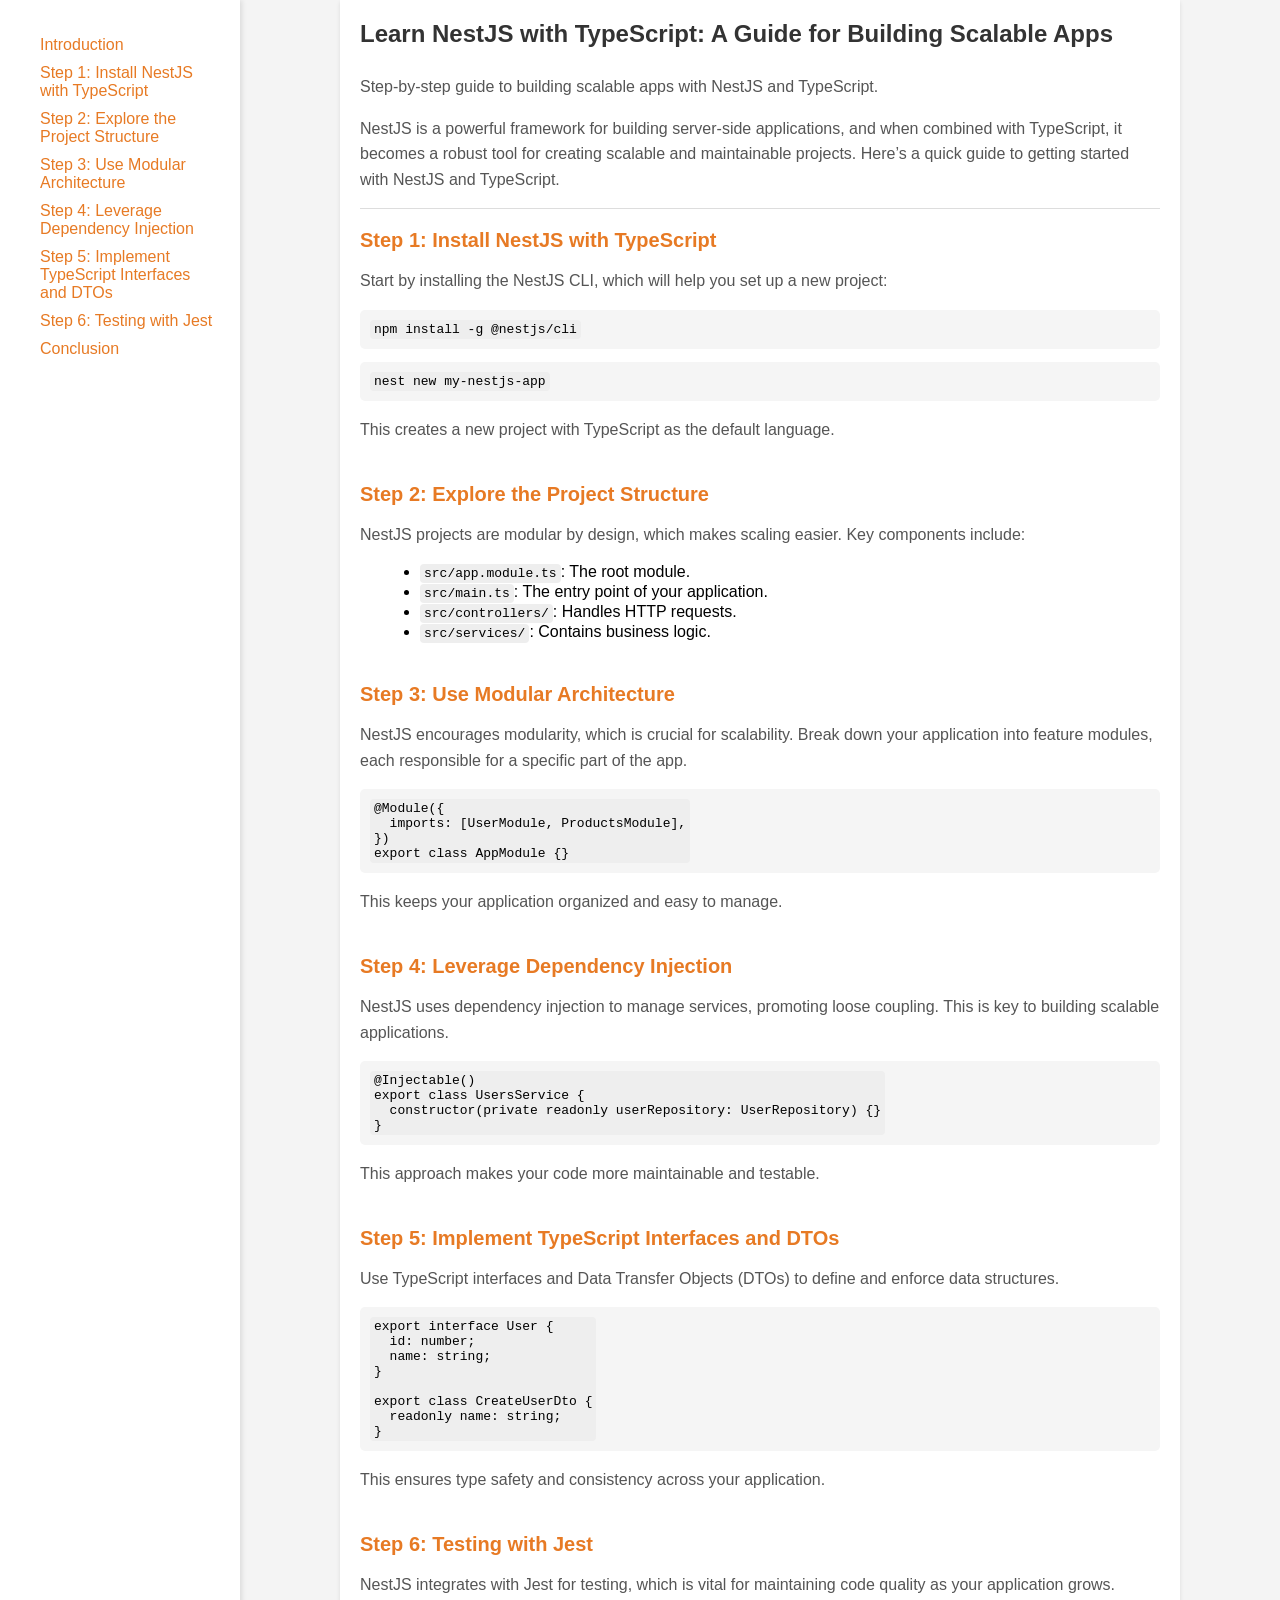
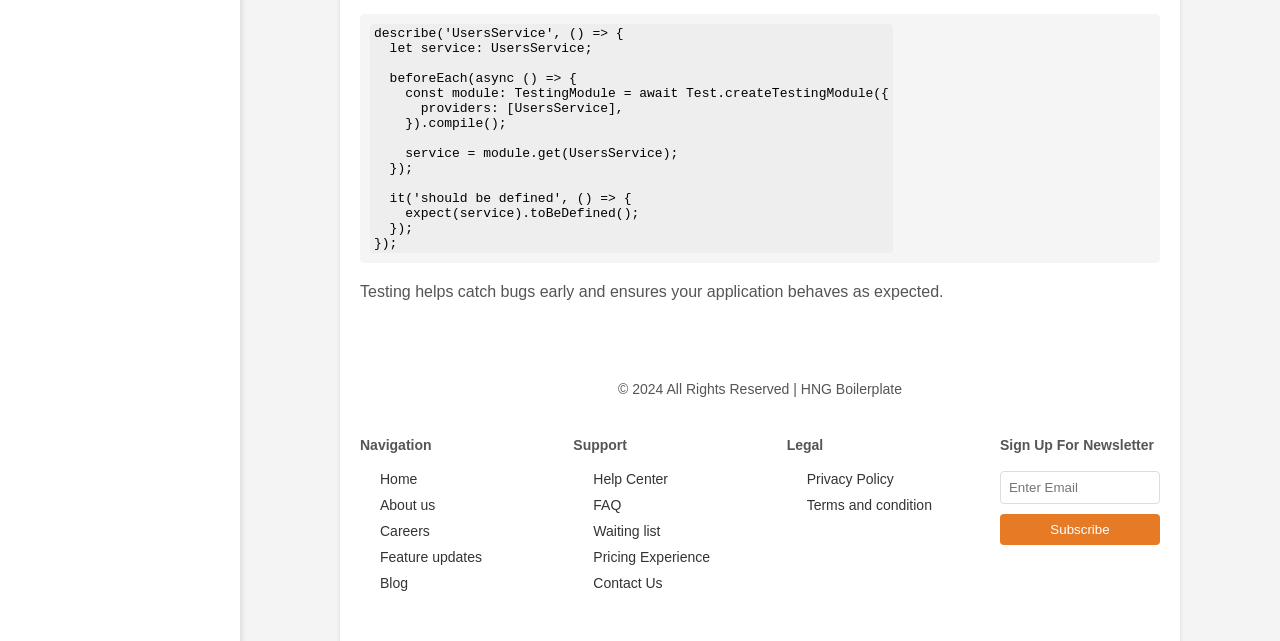
<file: index.html>
<!DOCTYPE html>
<html lang="en">

<head>
    <meta charset="UTF-8">
    <meta name="viewport" content="width=device-width, initial-scale=1.0">
    <title>Learn NestJS with TypeScript: A Guide for Building Scalable Apps</title>
    <link rel="stylesheet" href="styles.css">
</head>

<body>
    <aside class="sidebar">
        <ul>
            <li><a href="#">Introduction</a></li>
            <li><a href="#">Step 1: Install NestJS with TypeScript</a></li>
            <li><a href="#">Step 2: Explore the Project Structure</a></li>
            <li><a href="#">Step 3: Use Modular Architecture</a></li>
            <li><a href="#">Step 4: Leverage Dependency Injection</a></li>
            <li><a href="#">Step 5: Implement TypeScript Interfaces and DTOs</a></li>
            <li><a href="#">Step 6: Testing with Jest</a></li>
            <li><a href="#">Conclusion</a></li>
        </ul>
    </aside>
    <main class="content">
        <header>
            <h1>Learn NestJS with TypeScript: A Guide for Building Scalable Apps</h1>
            <p>Step-by-step guide to building scalable apps with NestJS and TypeScript.</p>
            <p>NestJS is a powerful framework for building server-side applications, and when combined with TypeScript, it
                becomes a robust tool for creating scalable and maintainable projects. Here’s a quick guide to getting started
                with NestJS and TypeScript.</p>
        </header>

        <section>
            <h2>Step 1: Install NestJS with TypeScript</h2>
            <p>Start by installing the NestJS CLI, which will help you set up a new project:</p>
            <pre><code>npm install -g @nestjs/cli</code></pre>
            <pre><code>nest new my-nestjs-app</code></pre>
            <p>This creates a new project with TypeScript as the default language.</p>
        </section>

        <section>
            <h2>Step 2: Explore the Project Structure</h2>
            <p>NestJS projects are modular by design, which makes scaling easier. Key components include:</p>
            <ul>
                <li><code>src/app.module.ts</code>: The root module.</li>
                <li><code>src/main.ts</code>: The entry point of your application.</li>
                <li><code>src/controllers/</code>: Handles HTTP requests.</li>
                <li><code>src/services/</code>: Contains business logic.</li>
            </ul>
        </section>

        <section>
            <h2>Step 3: Use Modular Architecture</h2>
            <p>NestJS encourages modularity, which is crucial for scalability. Break down your application into feature
                modules, each responsible for a specific part of the app.</p>
            <pre><code>@Module({
  imports: [UserModule, ProductsModule],
})
export class AppModule {}</code></pre>
            <p>This keeps your application organized and easy to manage.</p>
        </section>

        <section>
            <h2>Step 4: Leverage Dependency Injection</h2>
            <p>NestJS uses dependency injection to manage services, promoting loose coupling. This is key to building scalable
                applications.</p>
            <pre><code>@Injectable()
export class UsersService {
  constructor(private readonly userRepository: UserRepository) {}
}</code></pre>
            <p>This approach makes your code more maintainable and testable.</p>
        </section>

        <section>
            <h2>Step 5: Implement TypeScript Interfaces and DTOs</h2>
            <p>Use TypeScript interfaces and Data Transfer Objects (DTOs) to define and enforce data structures.</p>
            <pre><code>export interface User {
  id: number;
  name: string;
}

export class CreateUserDto {
  readonly name: string;
}</code></pre>
            <p>This ensures type safety and consistency across your application.</p>
        </section>

        <section>
            <h2>Step 6: Testing with Jest</h2>
            <p>NestJS integrates with Jest for testing, which is vital for maintaining code quality as your application grows.
            </p>
            <pre><code>describe('UsersService', () => {
  let service: UsersService;

  beforeEach(async () => {
    const module: TestingModule = await Test.createTestingModule({
      providers: [UsersService],
    }).compile();

    service = module.get<UsersService>(UsersService);
  });

  it('should be defined', () => {
    expect(service).toBeDefined();
  });
});</code></pre>
            <p>Testing helps catch bugs early and ensures your application behaves as expected.</p>
        </section>

        <footer>
            <p>&copy; 2024 All Rights Reserved | HNG Boilerplate</p>
            <div class="footer-links">
                <div class="footer-column">
                    <p><strong>Navigation</strong></p>
                    <ul>
                        <li><a href="#">Home</a></li>
                        <li><a href="#">About us</a></li>
                        <li><a href="#">Careers</a></li>
                        <li><a href="#">Feature updates</a></li>
                        <li><a href="#">Blog</a></li>
                    </ul>
                </div>
                <div class="footer-column">
                    <p><strong>Support</strong></p>
                    <ul>
                        <li><a href="#">Help Center</a></li>
                        <li><a href="#">FAQ</a></li>
                        <li><a href="#">Waiting list</a></li>
                        <li><a href="#">Pricing Experience</a></li>
                        <li><a href="#">Contact Us</a></li>
                    </ul>
                </div>
                <div class="footer-column">
                    <p><strong>Legal</strong></p>
                    <ul>
                        <li><a href="#">Privacy Policy</a></li>
                        <li><a href="#">Terms and condition</a></li>
                    </ul>
                </div>
                <div class="footer-column">
                    <p><strong>Sign Up For Newsletter</strong></p>
                    <form>
                        <input type="email" placeholder="Enter Email" required>
                        <button type="submit">Subscribe</button>
                    </form>
                </div>
            </div>
        </footer>
    </main>
</body>

</html>
</file>
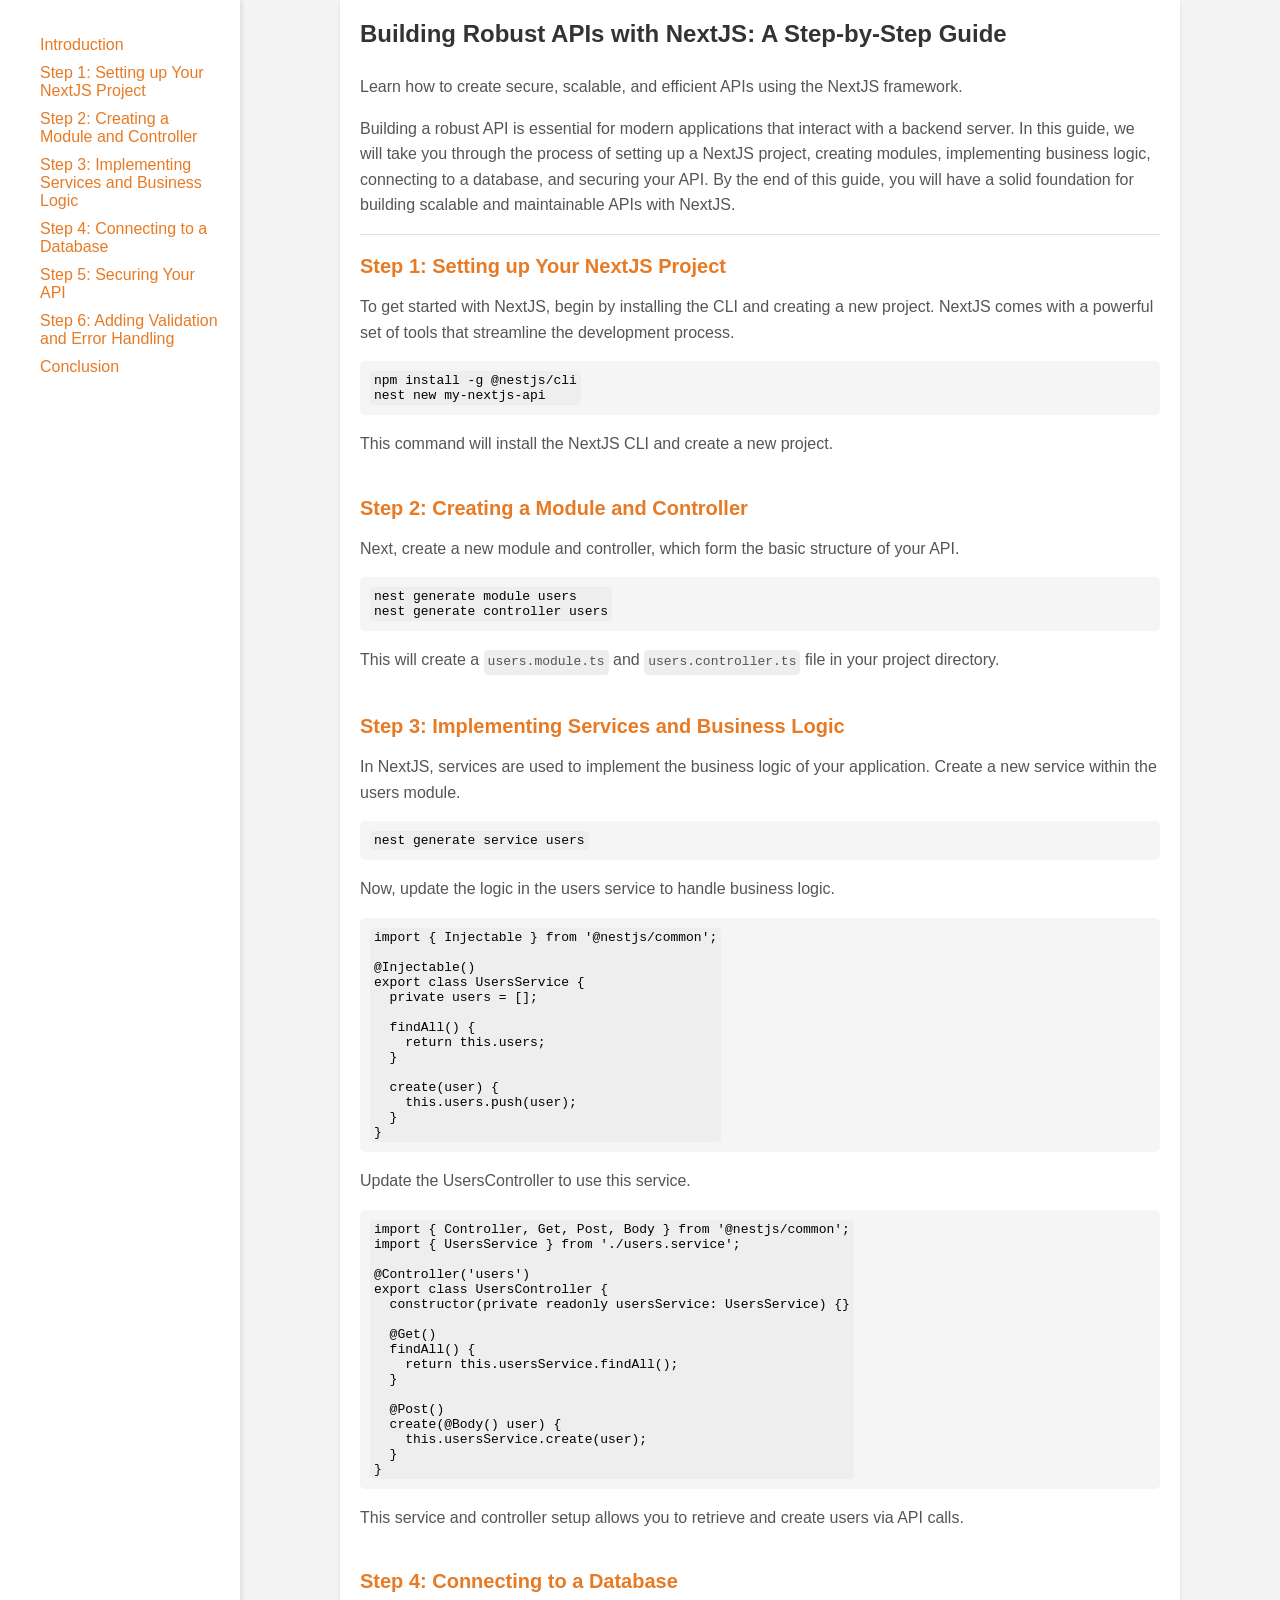
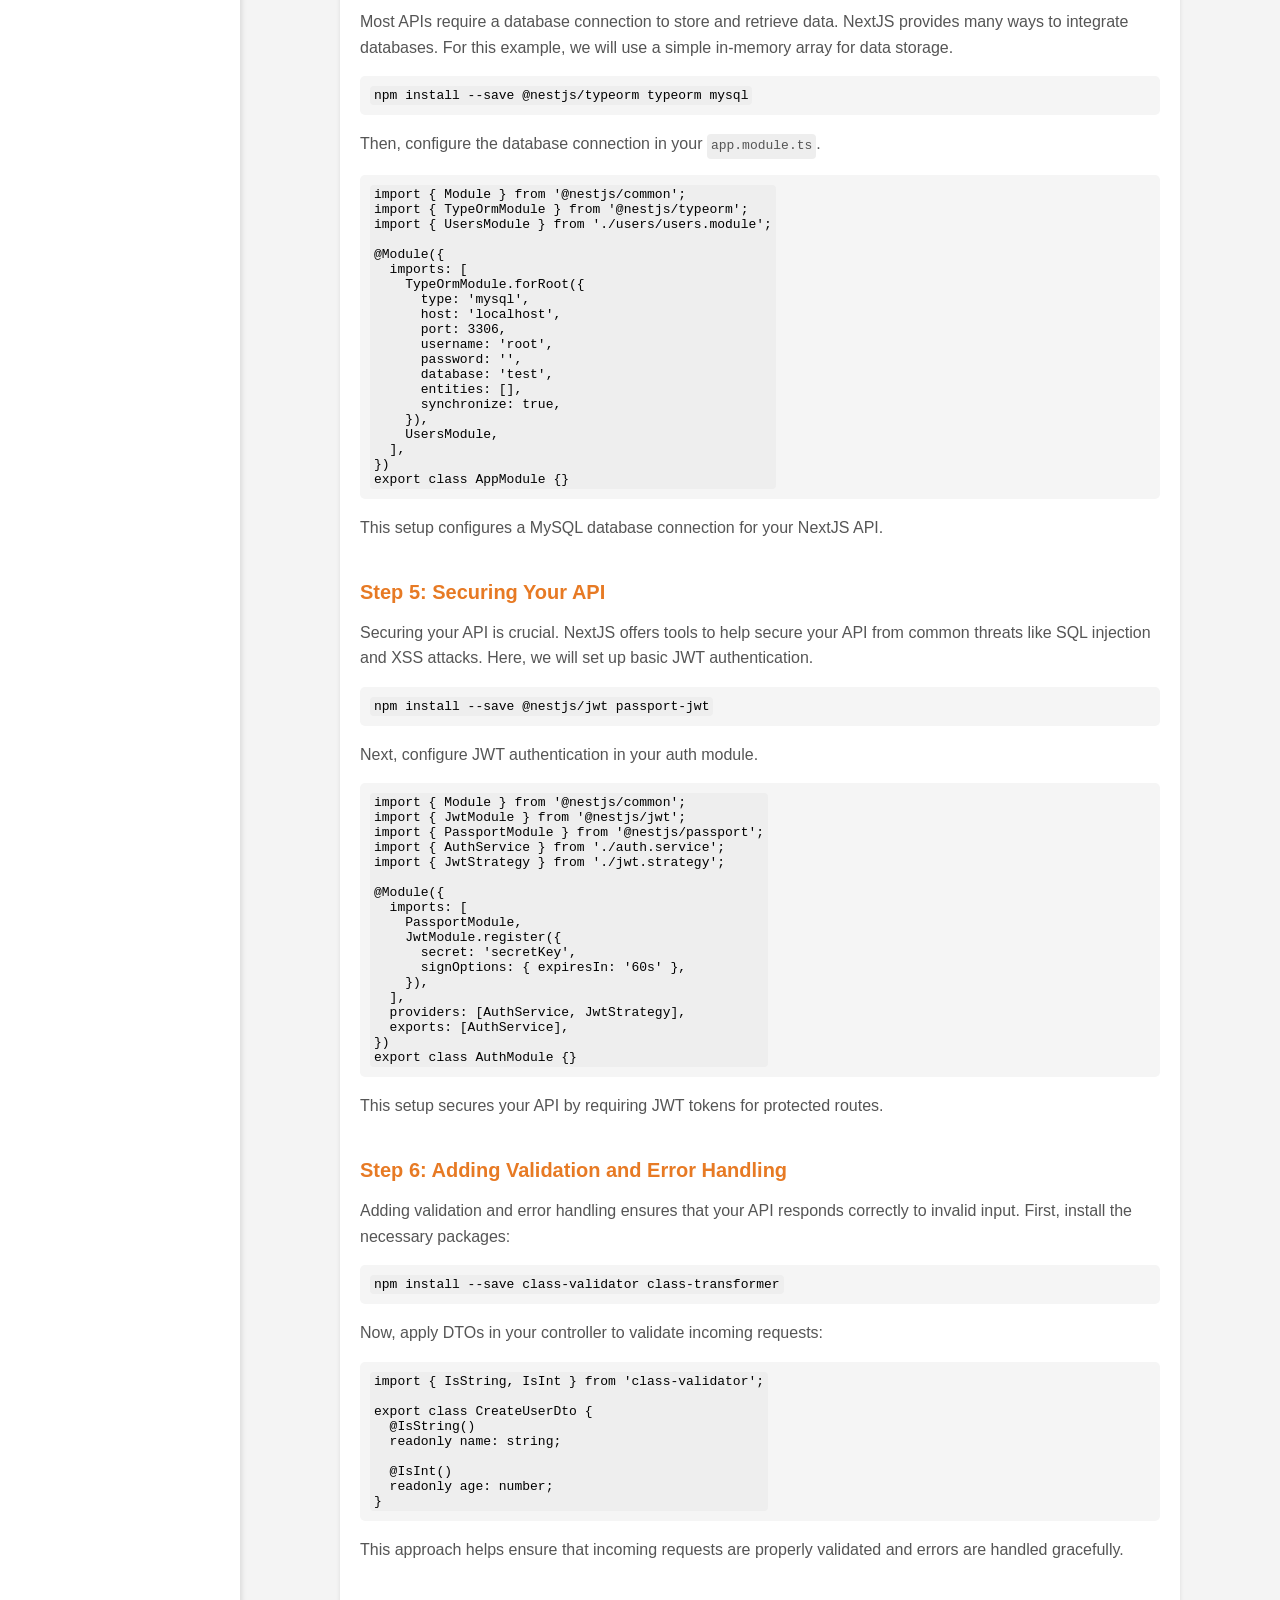
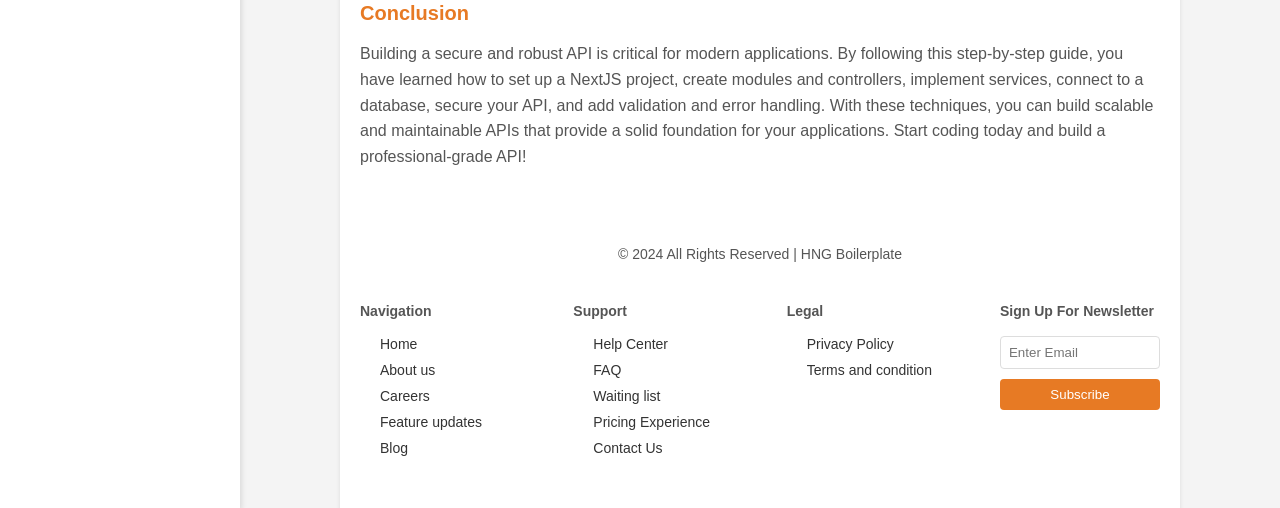
<file: nestjsapi.html>
<!DOCTYPE html>
<html lang="en">

<head>
    <meta charset="UTF-8">
    <meta name="viewport" content="width=device-width, initial-scale=1.0">
    <title>Building Robust APIs with NextJS</title>
    <link rel="stylesheet" href="styles.css">
</head>

<body>
    <aside class="sidebar">
        <ul>
            <li><a href="#">Introduction</a></li>
            <li><a href="#">Step 1: Setting up Your NextJS Project</a></li>
            <li><a href="#">Step 2: Creating a Module and Controller</a></li>
            <li><a href="#">Step 3: Implementing Services and Business Logic</a></li>
            <li><a href="#">Step 4: Connecting to a Database</a></li>
            <li><a href="#">Step 5: Securing Your API</a></li>
            <li><a href="#">Step 6: Adding Validation and Error Handling</a></li>
            <li><a href="#">Conclusion</a></li>
        </ul>
    </aside>

    <main class="content">
        <header>
            <h1>Building Robust APIs with NextJS: A Step-by-Step Guide</h1>
            <p>Learn how to create secure, scalable, and efficient APIs using the NextJS framework.</p>
            <p>Building a robust API is essential for modern applications that interact with a backend server. In this guide, we will take you through the process of setting up a NextJS project, creating modules, implementing business logic, connecting to a database, and securing your API. By the end of this guide, you will have a solid foundation for building scalable and maintainable APIs with NextJS.</p>
        </header>

        <section>
            <h2>Step 1: Setting up Your NextJS Project</h2>
            <p>To get started with NextJS, begin by installing the CLI and creating a new project. NextJS comes with a powerful set of tools that streamline the development process.</p>
            <pre><code>npm install -g @nestjs/cli
nest new my-nextjs-api</code></pre>
            <p>This command will install the NextJS CLI and create a new project.</p>
        </section>

        <section>
            <h2>Step 2: Creating a Module and Controller</h2>
            <p>Next, create a new module and controller, which form the basic structure of your API.</p>
            <pre><code>nest generate module users
nest generate controller users</code></pre>
            <p>This will create a <code>users.module.ts</code> and <code>users.controller.ts</code> file in your project directory.</p>
        </section>

        <section>
            <h2>Step 3: Implementing Services and Business Logic</h2>
            <p>In NextJS, services are used to implement the business logic of your application. Create a new service within the users module.</p>
            <pre><code>nest generate service users</code></pre>
            <p>Now, update the logic in the users service to handle business logic.</p>
            <pre><code>import { Injectable } from '@nestjs/common';

@Injectable()
export class UsersService {
  private users = [];

  findAll() {
    return this.users;
  }

  create(user) {
    this.users.push(user);
  }
}</code></pre>
            <p>Update the UsersController to use this service.</p>
            <pre><code>import { Controller, Get, Post, Body } from '@nestjs/common';
import { UsersService } from './users.service';

@Controller('users')
export class UsersController {
  constructor(private readonly usersService: UsersService) {}

  @Get()
  findAll() {
    return this.usersService.findAll();
  }

  @Post()
  create(@Body() user) {
    this.usersService.create(user);
  }
}</code></pre>
            <p>This service and controller setup allows you to retrieve and create users via API calls.</p>
        </section>

        <section>
            <h2>Step 4: Connecting to a Database</h2>
            <p>Most APIs require a database connection to store and retrieve data. NextJS provides many ways to integrate databases. For this example, we will use a simple in-memory array for data storage.</p>
            <pre><code>npm install --save @nestjs/typeorm typeorm mysql</code></pre>
            <p>Then, configure the database connection in your <code>app.module.ts</code>.</p>
            <pre><code>import { Module } from '@nestjs/common';
import { TypeOrmModule } from '@nestjs/typeorm';
import { UsersModule } from './users/users.module';

@Module({
  imports: [
    TypeOrmModule.forRoot({
      type: 'mysql',
      host: 'localhost',
      port: 3306,
      username: 'root',
      password: '',
      database: 'test',
      entities: [],
      synchronize: true,
    }),
    UsersModule,
  ],
})
export class AppModule {}</code></pre>
            <p>This setup configures a MySQL database connection for your NextJS API.</p>
        </section>

        <section>
            <h2>Step 5: Securing Your API</h2>
            <p>Securing your API is crucial. NextJS offers tools to help secure your API from common threats like SQL injection and XSS attacks. Here, we will set up basic JWT authentication.</p>
            <pre><code>npm install --save @nestjs/jwt passport-jwt</code></pre>
            <p>Next, configure JWT authentication in your auth module.</p>
            <pre><code>import { Module } from '@nestjs/common';
import { JwtModule } from '@nestjs/jwt';
import { PassportModule } from '@nestjs/passport';
import { AuthService } from './auth.service';
import { JwtStrategy } from './jwt.strategy';

@Module({
  imports: [
    PassportModule,
    JwtModule.register({
      secret: 'secretKey',
      signOptions: { expiresIn: '60s' },
    }),
  ],
  providers: [AuthService, JwtStrategy],
  exports: [AuthService],
})
export class AuthModule {}</code></pre>
            <p>This setup secures your API by requiring JWT tokens for protected routes.</p>
        </section>

        <section>
            <h2>Step 6: Adding Validation and Error Handling</h2>
            <p>Adding validation and error handling ensures that your API responds correctly to invalid input. First, install the necessary packages:</p>
            <pre><code>npm install --save class-validator class-transformer</code></pre>
            <p>Now, apply DTOs in your controller to validate incoming requests:</p>
            <pre><code>import { IsString, IsInt } from 'class-validator';

export class CreateUserDto {
  @IsString()
  readonly name: string;

  @IsInt()
  readonly age: number;
}</code></pre>
            <p>This approach helps ensure that incoming requests are properly validated and errors are handled gracefully.</p>
        </section>

        <section>
            <h2>Conclusion</h2>
            <p>Building a secure and robust API is critical for modern applications. By following this step-by-step guide, you have learned how to set up a NextJS project, create modules and controllers, implement services, connect to a database, secure your API, and add validation and error handling. With these techniques, you can build scalable and maintainable APIs that provide a solid foundation for your applications. Start coding today and build a professional-grade API!</p>
        </section>

        <footer>
            <p>&copy; 2024 All Rights Reserved | HNG Boilerplate</p>
            <div class="footer-links">
                <div class="footer-column">
                    <p><strong>Navigation</strong></p>
                    <ul>
                        <li><a href="#">Home</a></li>
                        <li><a href="#">About us</a></li>
                        <li><a href="#">Careers</a></li>
                        <li><a href="#">Feature updates</a></li>
                        <li><a href="#">Blog</a></li>
                    </ul>
                </div>
                <div class="footer-column">
                    <p><strong>Support</strong></p>
                    <ul>
                        <li><a href="#">Help Center</a></li>
                        <li><a href="#">FAQ</a></li>
                        <li><a href="#">Waiting list</a></li>
                        <li><a href="#">Pricing Experience</a></li>
                        <li><a href="#">Contact Us</a></li>
                    </ul>
                </div>
                <div class="footer-column">
                    <p><strong>Legal</strong></p>
                    <ul>
                        <li><a href="#">Privacy Policy</a></li>
                        <li><a href="#">Terms and condition</a></li>
                    </ul>
                </div>
                <div class="footer-column">
                    <p><strong>Sign Up For Newsletter</strong></p>
                    <form>
                        <input type="email" placeholder="Enter Email" required>
                        <button type="submit">Subscribe</button>
                    </form>
                </div>
            </div>
        </footer>
    </main>
</body>

</html>
</file>
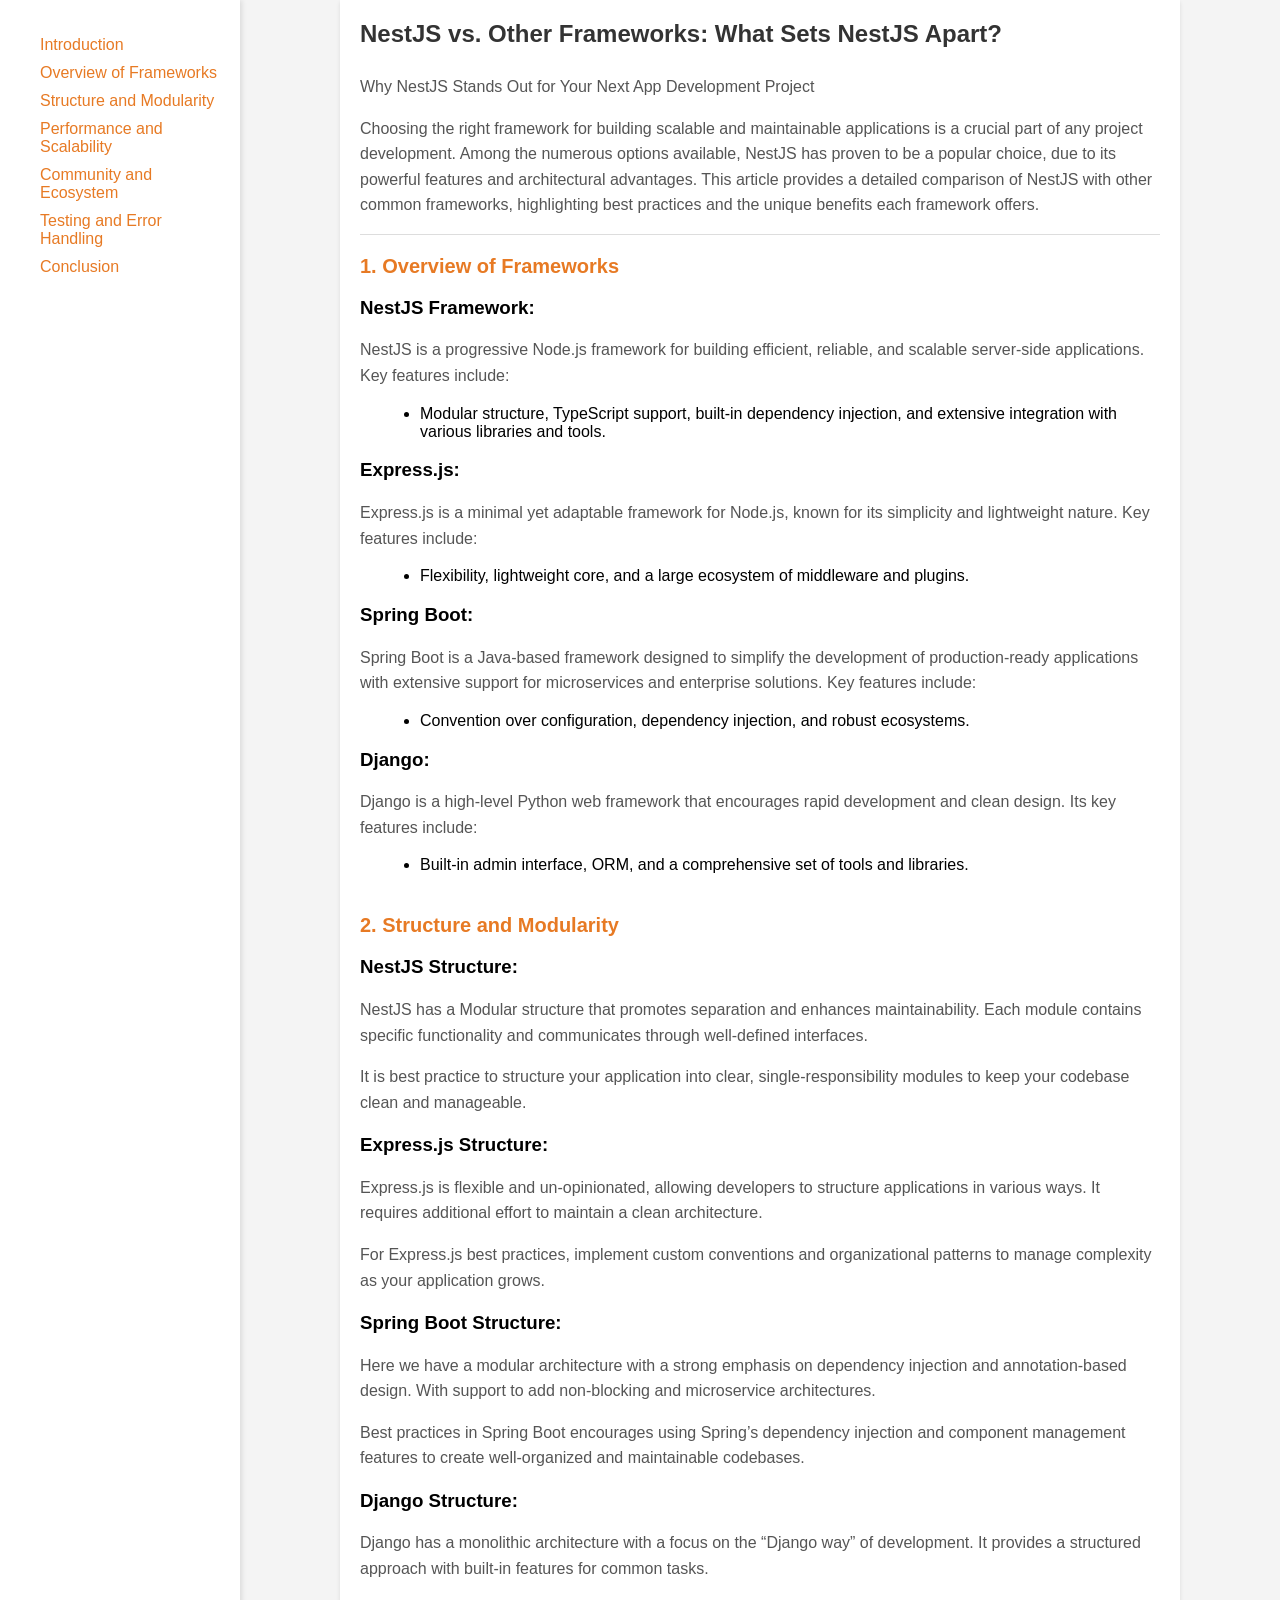
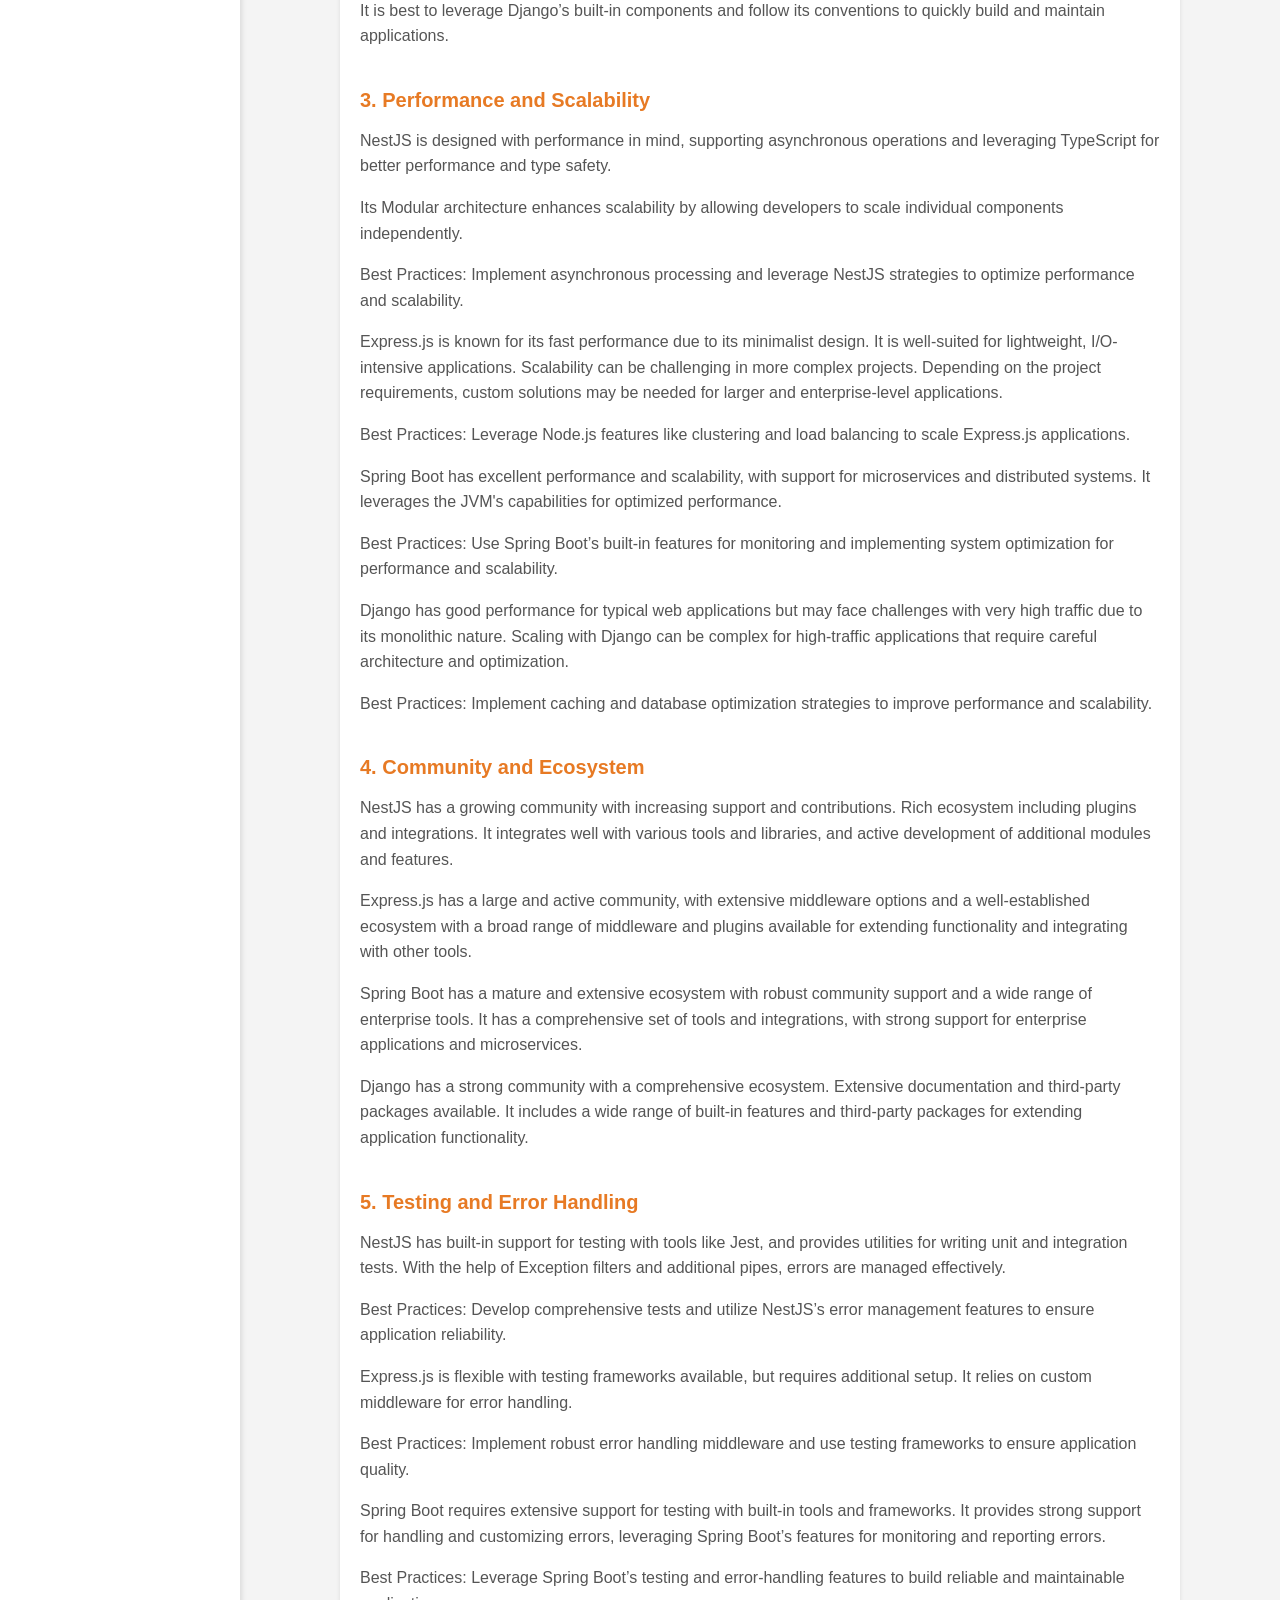
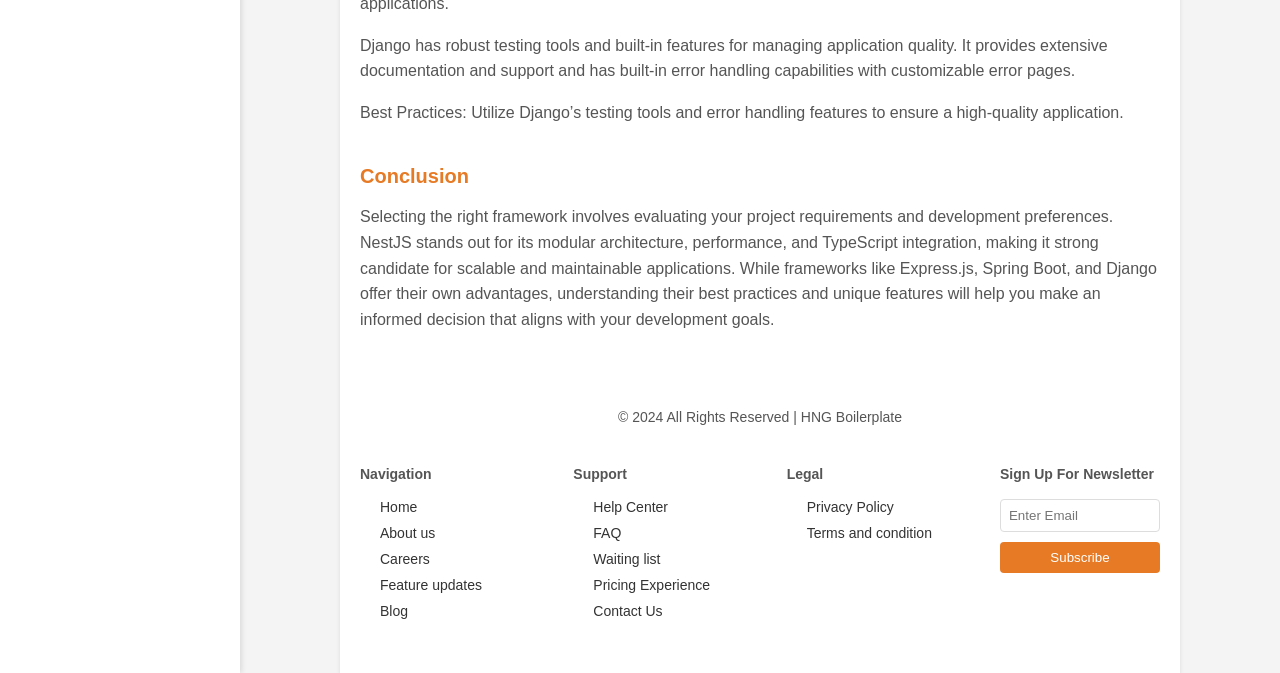
<file: nestjsvsotherframework.html>
<!DOCTYPE html>
<html lang="en">

<head>
    <meta charset="UTF-8">
    <meta name="viewport" content="width=device-width, initial-scale=1.0">
    <title>NestJS vs. Other Frameworks</title>
    <link rel="stylesheet" href="styles.css">
</head>

<body>
    <aside class="sidebar">
        <ul>
            <li><a href="#">Introduction</a></li>
            <li><a href="#">Overview of Frameworks</a></li>
            <li><a href="#">Structure and Modularity</a></li>
            <li><a href="#">Performance and Scalability</a></li>
            <li><a href="#">Community and Ecosystem</a></li>
            <li><a href="#">Testing and Error Handling</a></li>
            <li><a href="#">Conclusion</a></li>
        </ul>
    </aside>

    <main class="content">
        <header>
            <h1>NestJS vs. Other Frameworks: What Sets NestJS Apart?</h1>
            <p>Why NestJS Stands Out for Your Next App Development Project</p>
            <p>Choosing the right framework for building scalable and maintainable applications is a crucial part of any project development. Among the numerous options available, NestJS has proven to be a popular choice, due to its powerful features and architectural advantages. This article provides a detailed comparison of NestJS with other common frameworks, highlighting best practices and the unique benefits each framework offers.</p>
        </header>

        <section>
            <h2>1. Overview of Frameworks</h2>
            <h3>NestJS Framework:</h3>
            <p>NestJS is a progressive Node.js framework for building efficient, reliable, and scalable server-side applications. Key features include:</p>
            <ul>
                <li>Modular structure, TypeScript support, built-in dependency injection, and extensive integration with various libraries and tools.</li>
            </ul>
            <h3>Express.js:</h3>
            <p>Express.js is a minimal yet adaptable framework for Node.js, known for its simplicity and lightweight nature. Key features include:</p>
            <ul>
                <li>Flexibility, lightweight core, and a large ecosystem of middleware and plugins.</li>
            </ul>
            <h3>Spring Boot:</h3>
            <p>Spring Boot is a Java-based framework designed to simplify the development of production-ready applications with extensive support for microservices and enterprise solutions. Key features include:</p>
            <ul>
                <li>Convention over configuration, dependency injection, and robust ecosystems.</li>
            </ul>
            <h3>Django:</h3>
            <p>Django is a high-level Python web framework that encourages rapid development and clean design. Its key features include:</p>
            <ul>
                <li>Built-in admin interface, ORM, and a comprehensive set of tools and libraries.</li>
            </ul>
        </section>

        <section>
            <h2>2. Structure and Modularity</h2>
            <h3>NestJS Structure:</h3>
            <p>NestJS has a Modular structure that promotes separation and enhances maintainability. Each module contains specific functionality and communicates through well-defined interfaces.</p>
            <p>It is best practice to structure your application into clear, single-responsibility modules to keep your codebase clean and manageable.</p>
            <h3>Express.js Structure:</h3>
            <p>Express.js is flexible and un-opinionated, allowing developers to structure applications in various ways. It requires additional effort to maintain a clean architecture.</p>
            <p>For Express.js best practices, implement custom conventions and organizational patterns to manage complexity as your application grows.</p>
            <h3>Spring Boot Structure:</h3>
            <p>Here we have a modular architecture with a strong emphasis on dependency injection and annotation-based design. With support to add non-blocking and microservice architectures.</p>
            <p>Best practices in Spring Boot encourages using Spring’s dependency injection and component management features to create well-organized and maintainable codebases.</p>
            <h3>Django Structure:</h3>
            <p>Django has a monolithic architecture with a focus on the “Django way” of development. It provides a structured approach with built-in features for common tasks.</p>
            <p>It is best to leverage Django’s built-in components and follow its conventions to quickly build and maintain applications.</p>
        </section>

        <section>
            <h2>3. Performance and Scalability</h2>
            <p>NestJS is designed with performance in mind, supporting asynchronous operations and leveraging TypeScript for better performance and type safety.</p>
            <p>Its Modular architecture enhances scalability by allowing developers to scale individual components independently.</p>
            <p>Best Practices: Implement asynchronous processing and leverage NestJS strategies to optimize performance and scalability.</p>
            <p>Express.js is known for its fast performance due to its minimalist design. It is well-suited for lightweight, I/O-intensive applications. Scalability can be challenging in more complex projects. Depending on the project requirements, custom solutions may be needed for larger and enterprise-level applications.</p>
            <p>Best Practices: Leverage Node.js features like clustering and load balancing to scale Express.js applications.</p>
            <p>Spring Boot has excellent performance and scalability, with support for microservices and distributed systems. It leverages the JVM's capabilities for optimized performance.</p>
            <p>Best Practices: Use Spring Boot’s built-in features for monitoring and implementing system optimization for performance and scalability.</p>
            <p>Django has good performance for typical web applications but may face challenges with very high traffic due to its monolithic nature. Scaling with Django can be complex for high-traffic applications that require careful architecture and optimization.</p>
            <p>Best Practices: Implement caching and database optimization strategies to improve performance and scalability.</p>
        </section>

        <section>
            <h2>4. Community and Ecosystem</h2>
            <p>NestJS has a growing community with increasing support and contributions. Rich ecosystem including plugins and integrations. It integrates well with various tools and libraries, and active development of additional modules and features.</p>
            <p>Express.js has a large and active community, with extensive middleware options and a well-established ecosystem with a broad range of middleware and plugins available for extending functionality and integrating with other tools.</p>
            <p>Spring Boot has a mature and extensive ecosystem with robust community support and a wide range of enterprise tools. It has a comprehensive set of tools and integrations, with strong support for enterprise applications and microservices.</p>
            <p>Django has a strong community with a comprehensive ecosystem. Extensive documentation and third-party packages available. It includes a wide range of built-in features and third-party packages for extending application functionality.</p>
        </section>

        <section>
            <h2>5. Testing and Error Handling</h2>
            <p>NestJS has built-in support for testing with tools like Jest, and provides utilities for writing unit and integration tests. With the help of Exception filters and additional pipes, errors are managed effectively.</p>
            <p>Best Practices: Develop comprehensive tests and utilize NestJS’s error management features to ensure application reliability.</p>
            <p>Express.js is flexible with testing frameworks available, but requires additional setup. It relies on custom middleware for error handling.</p>
            <p>Best Practices: Implement robust error handling middleware and use testing frameworks to ensure application quality.</p>
            <p>Spring Boot requires extensive support for testing with built-in tools and frameworks. It provides strong support for handling and customizing errors, leveraging Spring Boot’s features for monitoring and reporting errors.</p>
            <p>Best Practices: Leverage Spring Boot’s testing and error-handling features to build reliable and maintainable applications.</p>
            <p>Django has robust testing tools and built-in features for managing application quality. It provides extensive documentation and support and has built-in error handling capabilities with customizable error pages.</p>
            <p>Best Practices: Utilize Django’s testing tools and error handling features to ensure a high-quality application.</p>
        </section>

        <section>
            <h2>Conclusion</h2>
            <p>Selecting the right framework involves evaluating your project requirements and development preferences. NestJS stands out for its modular architecture, performance, and TypeScript integration, making it strong candidate for scalable and maintainable applications. While frameworks like Express.js, Spring Boot, and Django offer their own advantages, understanding their best practices and unique features will help you make an informed decision that aligns with your development goals.</p>
        </section>

        <footer>
            <p>&copy; 2024 All Rights Reserved | HNG Boilerplate</p>
            <div class="footer-links">
                <div class="footer-column">
                    <p><strong>Navigation</strong></p>
                    <ul>
                        <li><a href="#">Home</a></li>
                        <li><a href="#">About us</a></li>
                        <li><a href="#">Careers</a></li>
                        <li><a href="#">Feature updates</a></li>
                        <li><a href="#">Blog</a></li>
                    </ul>
                </div>
                <div class="footer-column">
                    <p><strong>Support</strong></p>
                    <ul>
                        <li><a href="#">Help Center</a></li>
                        <li><a href="#">FAQ</a></li>
                        <li><a href="#">Waiting list</a></li>
                        <li><a href="#">Pricing Experience</a></li>
                        <li><a href="#">Contact Us</a></li>
                    </ul>
                </div>
                <div class="footer-column">
                    <p><strong>Legal</strong></p>
                    <ul>
                        <li><a href="#">Privacy Policy</a></li>
                        <li><a href="#">Terms and condition</a></li>
                    </ul>
                </div>
                <div class="footer-column">
                    <p><strong>Sign Up For Newsletter</strong></p>
                    <form>
                        <input type="email" placeholder="Enter Email" required>
                        <button type="submit">Subscribe</button>
                    </form>
                </div>
            </div>
        </footer>
    </main>
</body>

</html>
</file>
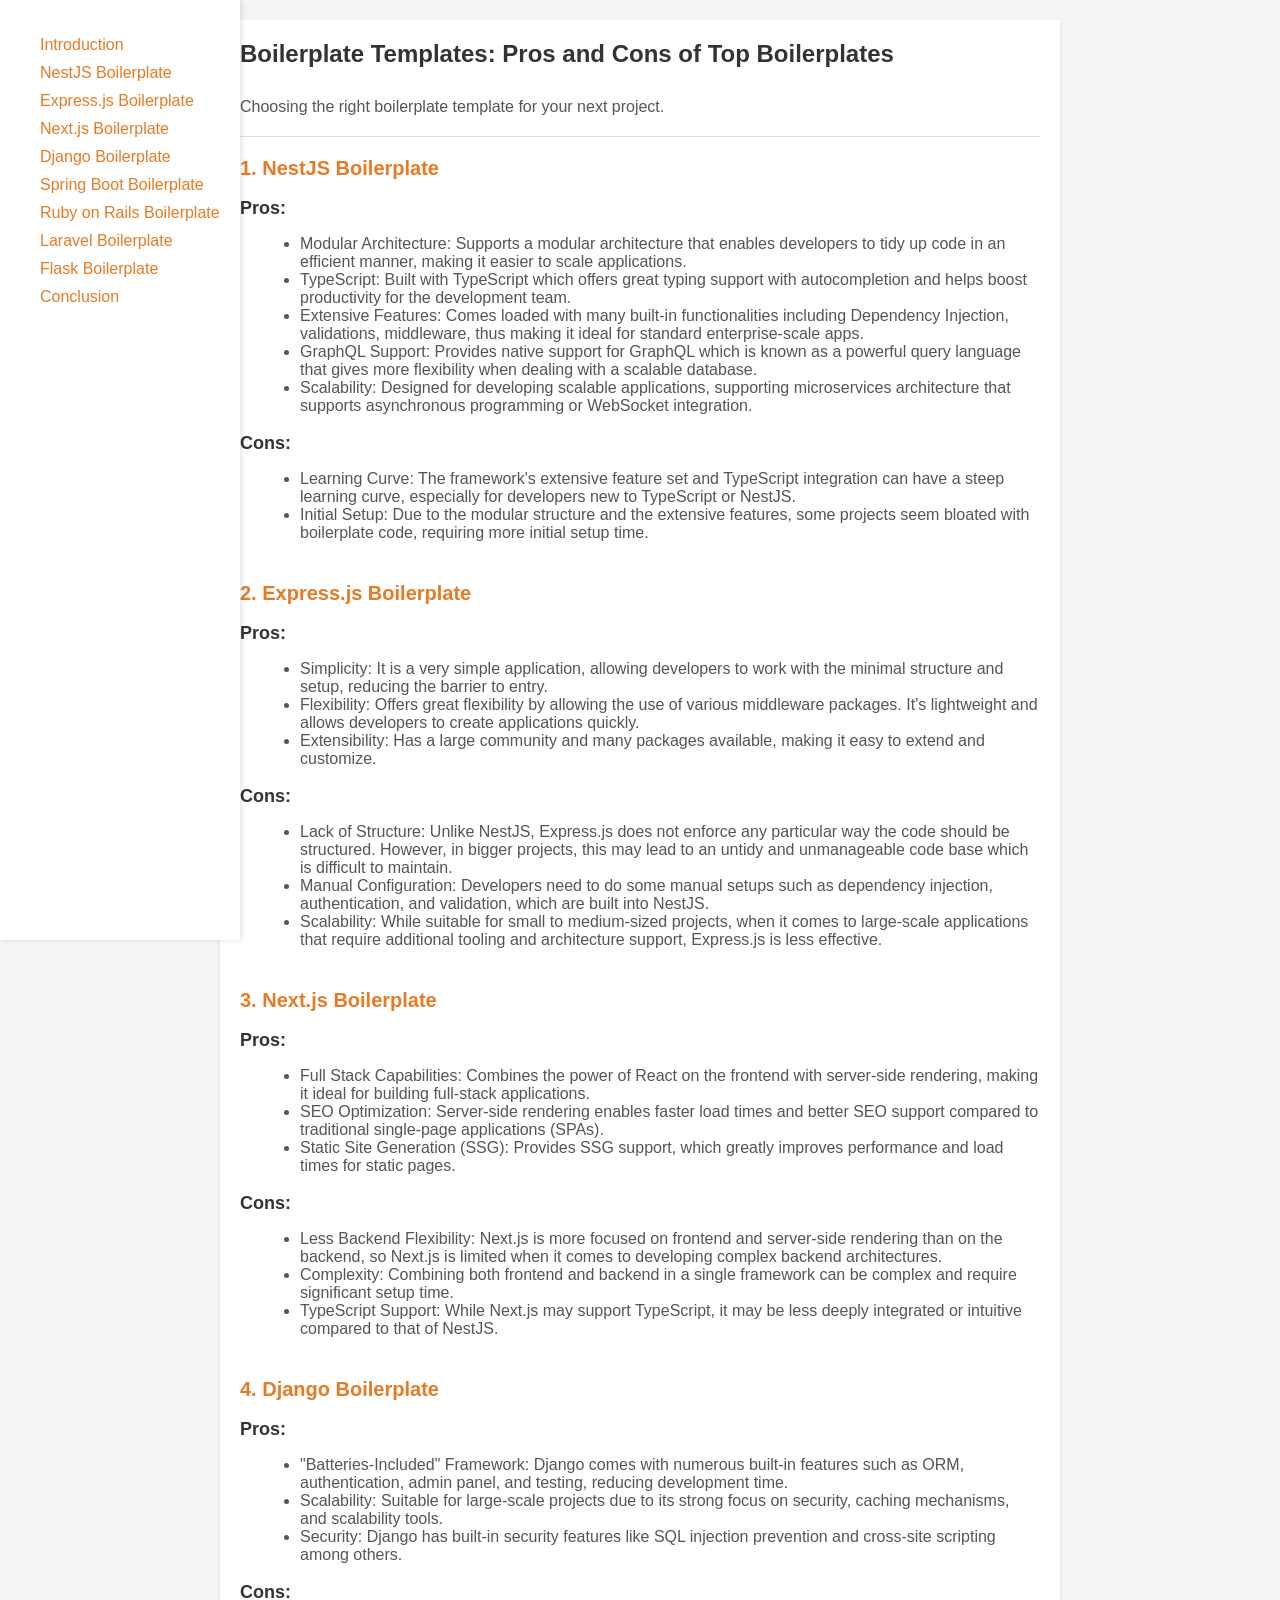
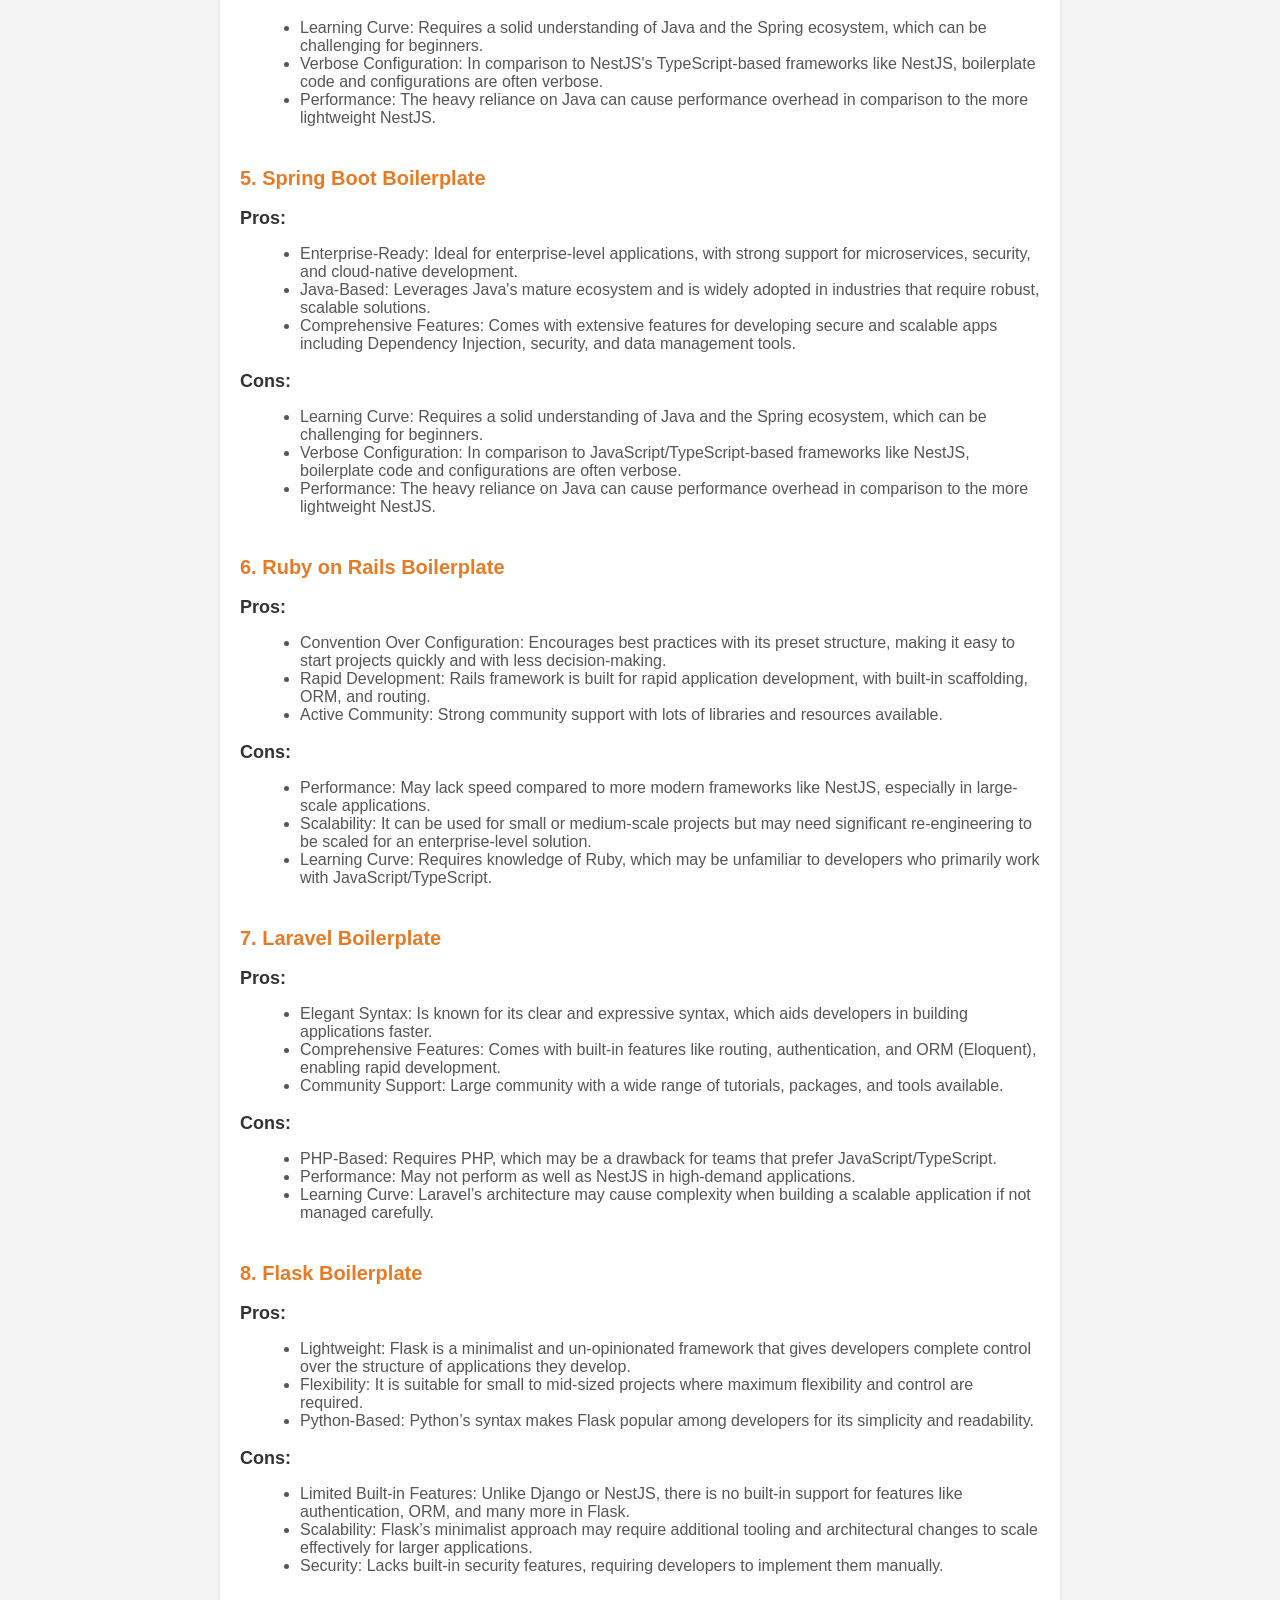
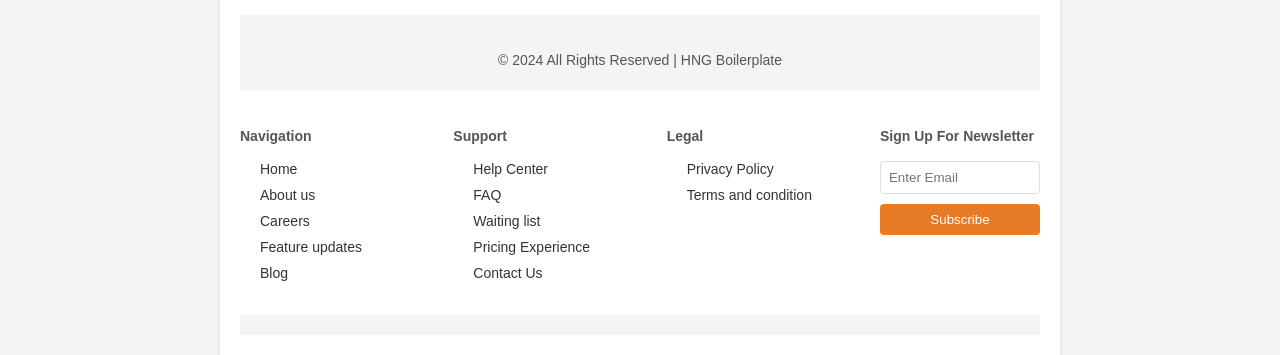
<file: prosandcons.html>
<!DOCTYPE html>
<html lang="en">

<head>
    <meta charset="UTF-8">
    <meta name="viewport" content="width=device-width, initial-scale=1.0">
    <title>Boilerplate Templates: Pros and Cons</title>
    <link rel="stylesheet" href="prosandcons.css">
</head>

<body>
    <aside class="sidebar">
        <ul>
            <li><a href="#">Introduction</a></li>
            <li><a href="#">NestJS Boilerplate</a></li>
            <li><a href="#">Express.js Boilerplate</a></li>
            <li><a href="#">Next.js Boilerplate</a></li>
            <li><a href="#">Django Boilerplate</a></li>
            <li><a href="#">Spring Boot Boilerplate</a></li>
            <li><a href="#">Ruby on Rails Boilerplate</a></li>
            <li><a href="#">Laravel Boilerplate</a></li>
            <li><a href="#">Flask Boilerplate</a></li>
            <li><a href="#">Conclusion</a></li>
        </ul>
    </aside>

    <main class="content">
        <header>
            <h1>Boilerplate Templates: Pros and Cons of Top Boilerplates</h1>
            <p>Choosing the right boilerplate template for your next project.</p>
        </header>

        <section>
            <h2>1. NestJS Boilerplate</h2>
            <h3>Pros:</h3>
            <ul>
                <li>Modular Architecture: Supports a modular architecture that enables developers to tidy up code in an efficient manner, making it easier to scale applications.</li>
                <li>TypeScript: Built with TypeScript which offers great typing support with autocompletion and helps boost productivity for the development team.</li>
                <li>Extensive Features: Comes loaded with many built-in functionalities including Dependency Injection, validations, middleware, thus making it ideal for standard enterprise-scale apps.</li>
                <li>GraphQL Support: Provides native support for GraphQL which is known as a powerful query language that gives more flexibility when dealing with a scalable database.</li>
                <li>Scalability: Designed for developing scalable applications, supporting microservices architecture that supports asynchronous programming or WebSocket integration.</li>
            </ul>
            <h3>Cons:</h3>
            <ul>
                <li>Learning Curve: The framework's extensive feature set and TypeScript integration can have a steep learning curve, especially for developers new to TypeScript or NestJS.</li>
                <li>Initial Setup: Due to the modular structure and the extensive features, some projects seem bloated with boilerplate code, requiring more initial setup time.</li>
            </ul>
        </section>

        <section>
            <h2>2. Express.js Boilerplate</h2>
            <h3>Pros:</h3>
            <ul>
                <li>Simplicity: It is a very simple application, allowing developers to work with the minimal structure and setup, reducing the barrier to entry.</li>
                <li>Flexibility: Offers great flexibility by allowing the use of various middleware packages. It’s lightweight and allows developers to create applications quickly.</li>
                <li>Extensibility: Has a large community and many packages available, making it easy to extend and customize.</li>
            </ul>
            <h3>Cons:</h3>
            <ul>
                <li>Lack of Structure: Unlike NestJS, Express.js does not enforce any particular way the code should be structured. However, in bigger projects, this may lead to an untidy and unmanageable code base which is difficult to maintain.</li>
                <li>Manual Configuration: Developers need to do some manual setups such as dependency injection, authentication, and validation, which are built into NestJS.</li>
                <li>Scalability: While suitable for small to medium-sized projects, when it comes to large-scale applications that require additional tooling and architecture support, Express.js is less effective.</li>
            </ul>
        </section>

        <section>
            <h2>3. Next.js Boilerplate</h2>
            <h3>Pros:</h3>
            <ul>
                <li>Full Stack Capabilities: Combines the power of React on the frontend with server-side rendering, making it ideal for building full-stack applications.</li>
                <li>SEO Optimization: Server-side rendering enables faster load times and better SEO support compared to traditional single-page applications (SPAs).</li>
                <li>Static Site Generation (SSG): Provides SSG support, which greatly improves performance and load times for static pages.</li>
            </ul>
            <h3>Cons:</h3>
            <ul>
                <li>Less Backend Flexibility: Next.js is more focused on frontend and server-side rendering than on the backend, so Next.js is limited when it comes to developing complex backend architectures.</li>
                <li>Complexity: Combining both frontend and backend in a single framework can be complex and require significant setup time.</li>
                <li>TypeScript Support: While Next.js may support TypeScript, it may be less deeply integrated or intuitive compared to that of NestJS.</li>
            </ul>
        </section>

        <section>
            <h2>4. Django Boilerplate</h2>
            <h3>Pros:</h3>
            <ul>
                <li>"Batteries-Included" Framework: Django comes with numerous built-in features such as ORM, authentication, admin panel, and testing, reducing development time.</li>
                <li>Scalability: Suitable for large-scale projects due to its strong focus on security, caching mechanisms, and scalability tools.</li>
                <li>Security: Django has built-in security features like SQL injection prevention and cross-site scripting among others.</li>
            </ul>
            <h3>Cons:</h3>
            <ul>
                <li>Learning Curve: Requires a solid understanding of Java and the Spring ecosystem, which can be challenging for beginners.</li>
                <li>Verbose Configuration: In comparison to NestJS's TypeScript-based frameworks like NestJS, boilerplate code and configurations are often verbose.</li>
                <li>Performance: The heavy reliance on Java can cause performance overhead in comparison to the more lightweight NestJS.</li>
            </ul>
        </section>

        <section>
            <h2>5. Spring Boot Boilerplate</h2>
            <h3>Pros:</h3>
            <ul>
                <li>Enterprise-Ready: Ideal for enterprise-level applications, with strong support for microservices, security, and cloud-native development.</li>
                <li>Java-Based: Leverages Java's mature ecosystem and is widely adopted in industries that require robust, scalable solutions.</li>
                <li>Comprehensive Features: Comes with extensive features for developing secure and scalable apps including Dependency Injection, security, and data management tools.</li>
            </ul>
            <h3>Cons:</h3>
            <ul>
                <li>Learning Curve: Requires a solid understanding of Java and the Spring ecosystem, which can be challenging for beginners.</li>
                <li>Verbose Configuration: In comparison to JavaScript/TypeScript-based frameworks like NestJS, boilerplate code and configurations are often verbose.</li>
                <li>Performance: The heavy reliance on Java can cause performance overhead in comparison to the more lightweight NestJS.</li>
            </ul>
        </section>

        <section>
            <h2>6. Ruby on Rails Boilerplate</h2>
            <h3>Pros:</h3>
            <ul>
                <li>Convention Over Configuration: Encourages best practices with its preset structure, making it easy to start projects quickly and with less decision-making.</li>
                <li>Rapid Development: Rails framework is built for rapid application development, with built-in scaffolding, ORM, and routing.</li>
                <li>Active Community: Strong community support with lots of libraries and resources available.</li>
            </ul>
            <h3>Cons:</h3>
            <ul>
                <li>Performance: May lack speed compared to more modern frameworks like NestJS, especially in large-scale applications.</li>
                <li>Scalability: It can be used for small or medium-scale projects but may need significant re-engineering to be scaled for an enterprise-level solution.</li>
                <li>Learning Curve: Requires knowledge of Ruby, which may be unfamiliar to developers who primarily work with JavaScript/TypeScript.</li>
            </ul>
        </section>

        <section>
            <h2>7. Laravel Boilerplate</h2>
            <h3>Pros:</h3>
            <ul>
                <li>Elegant Syntax: Is known for its clear and expressive syntax, which aids developers in building applications faster.</li>
                <li>Comprehensive Features: Comes with built-in features like routing, authentication, and ORM (Eloquent), enabling rapid development.</li>
                <li>Community Support: Large community with a wide range of tutorials, packages, and tools available.</li>
            </ul>
            <h3>Cons:</h3>
            <ul>
                <li>PHP-Based: Requires PHP, which may be a drawback for teams that prefer JavaScript/TypeScript.</li>
                <li>Performance: May not perform as well as NestJS in high-demand applications.</li>
                <li>Learning Curve: Laravel’s architecture may cause complexity when building a scalable application if not managed carefully.</li>
            </ul>
        </section>

        <section>
            <h2>8. Flask Boilerplate</h2>
            <h3>Pros:</h3>
            <ul>
                <li>Lightweight: Flask is a minimalist and un-opinionated framework that gives developers complete control over the structure of applications they develop.</li>
                <li>Flexibility: It is suitable for small to mid-sized projects where maximum flexibility and control are required.</li>
                <li>Python-Based: Python’s syntax makes Flask popular among developers for its simplicity and readability.</li>
            </ul>
            <h3>Cons:</h3>
            <ul>
                <li>Limited Built-in Features: Unlike Django or NestJS, there is no built-in support for features like authentication, ORM, and many more in Flask.</li>
                <li>Scalability: Flask’s minimalist approach may require additional tooling and architectural changes to scale effectively for larger applications.</li>
                <li>Security: Lacks built-in security features, requiring developers to implement them manually.</li>
            </ul>
        </section>

        <footer>
            <p>&copy; 2024 All Rights Reserved | HNG Boilerplate</p>
            <div class="footer-links">
                <div class="footer-column">
                    <p><strong>Navigation</strong></p>
                    <ul>
                        <li><a href="#">Home</a></li>
                        <li><a href="#">About us</a></li>
                        <li><a href="#">Careers</a></li>
                        <li><a href="#">Feature updates</a></li>
                        <li><a href="#">Blog</a></li>
                    </ul>
                </div>
                <div class="footer-column">
                    <p><strong>Support</strong></p>
                    <ul>
                        <li><a href="#">Help Center</a></li>
                        <li><a href="#">FAQ</a></li>
                        <li><a href="#">Waiting list</a></li>
                        <li><a href="#">Pricing Experience</a></li>
                        <li><a href="#">Contact Us</a></li>
                    </ul>
                </div>
                <div class="footer-column">
                    <p><strong>Legal</strong></p>
                    <ul>
                        <li><a href="#">Privacy Policy</a></li>
                        <li><a href="#">Terms and condition</a></li>
                    </ul>
                </div>
                <div class="footer-column">
                    <p><strong>Sign Up For Newsletter</strong></p>
                    <form>
                        <input type="email" placeholder="Enter Email" required>
                        <button type="submit">Subscribe</button>
                    </form>
                </div>
            </div>
        </footer>
    </main>
</body>

</html>
</file>
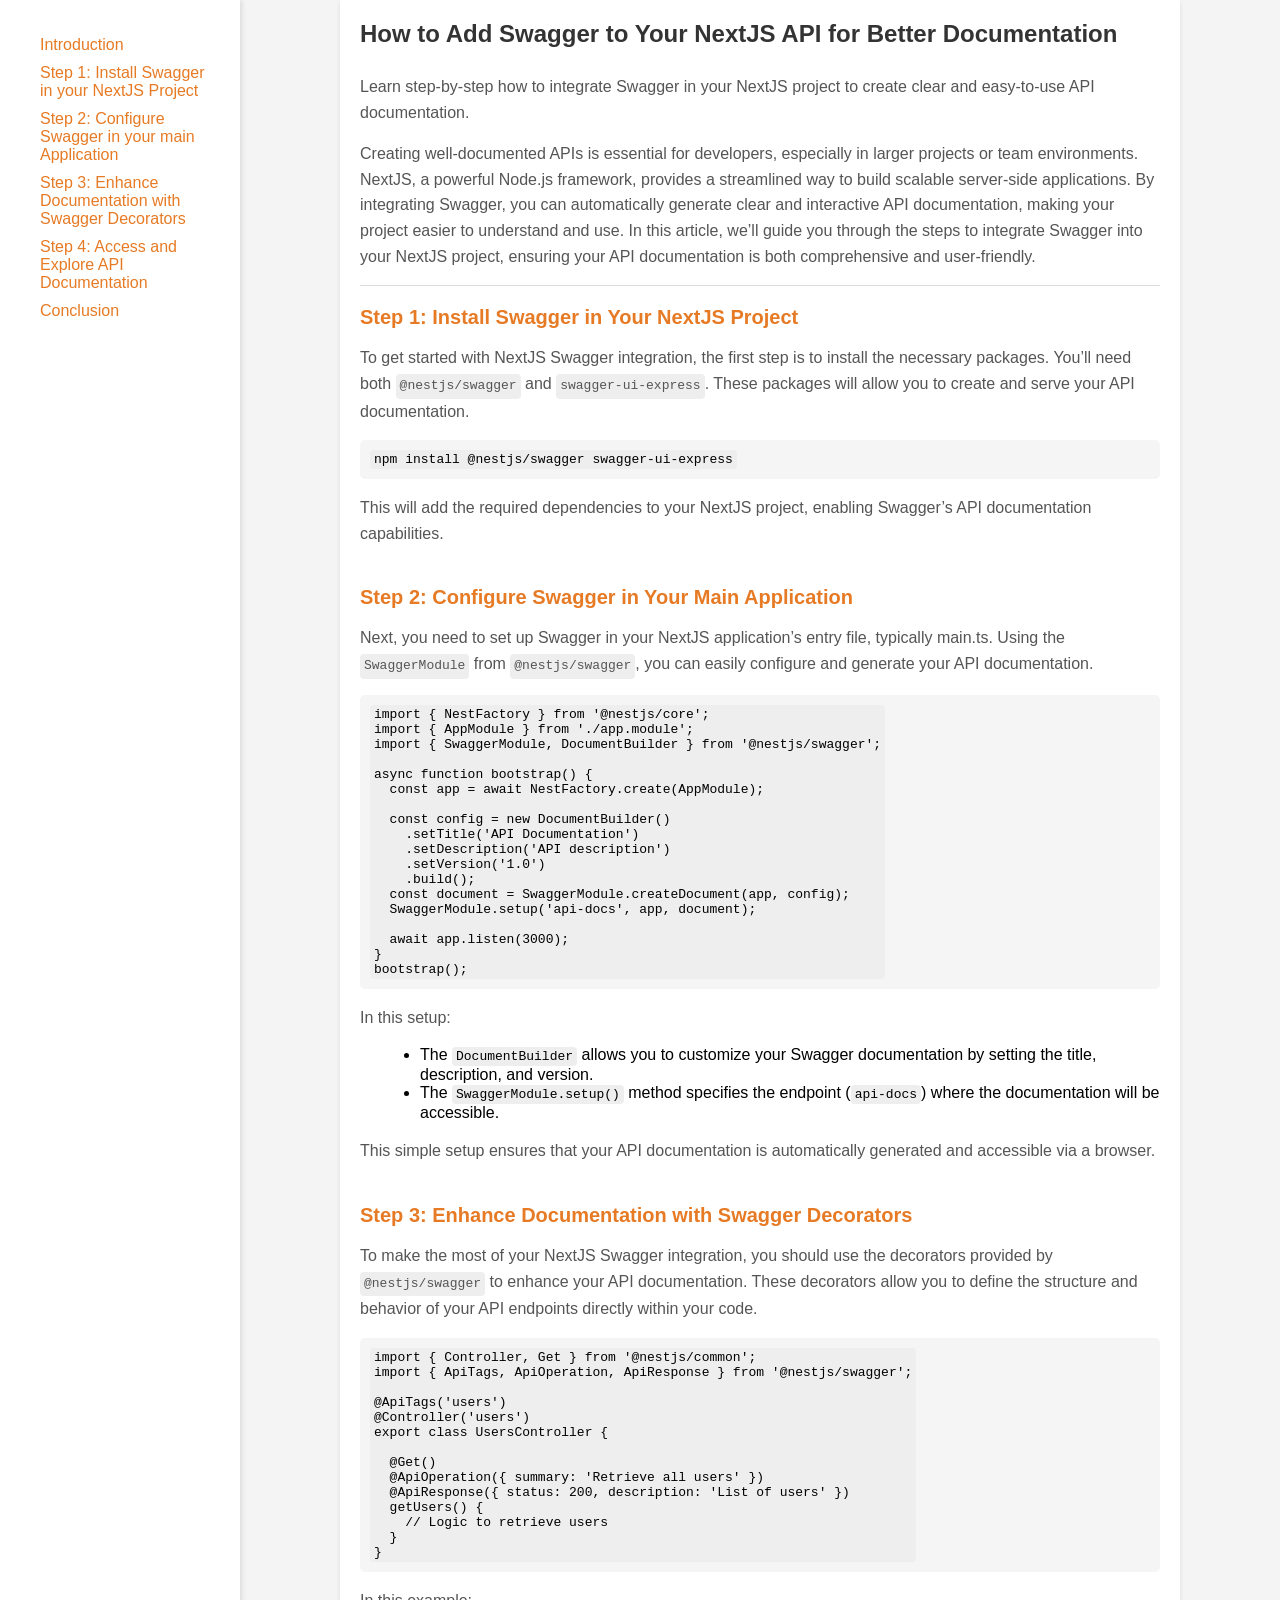
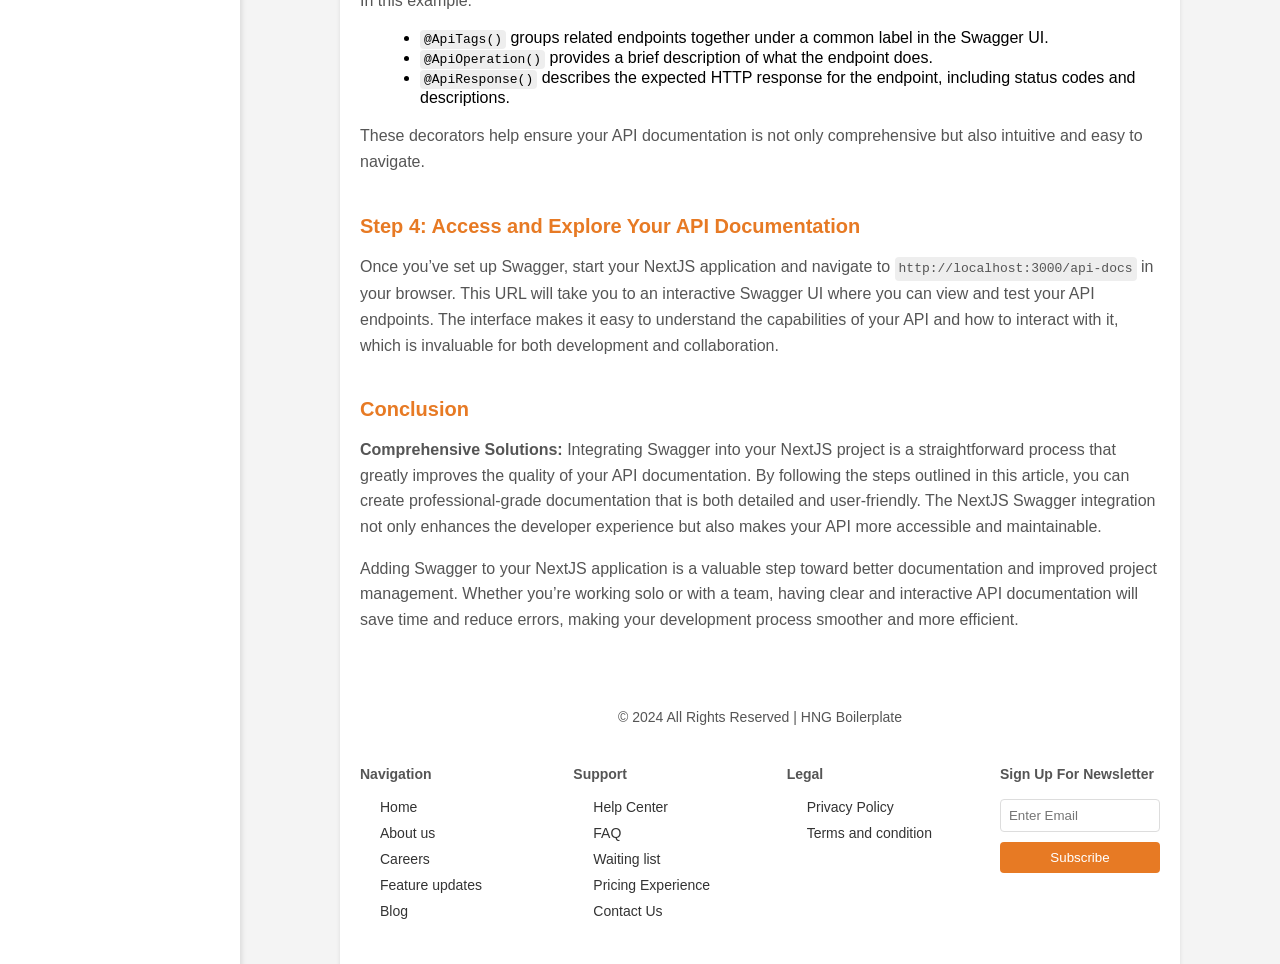
<file: swagger.html>
<!DOCTYPE html>
<html lang="en">

<head>
    <meta charset="UTF-8">
    <meta name="viewport" content="width=device-width, initial-scale=1.0">
    <title>How to Add Swagger to Your NextJS API</title>
    <link rel="stylesheet" href="styles.css">
</head>

<body>
    <aside class="sidebar">
        <ul>
            <li><a href="#">Introduction</a></li>
            <li><a href="#">Step 1: Install Swagger in your NextJS Project</a></li>
            <li><a href="#">Step 2: Configure Swagger in your main Application</a></li>
            <li><a href="#">Step 3: Enhance Documentation with Swagger Decorators</a></li>
            <li><a href="#">Step 4: Access and Explore API Documentation</a></li>
            <li><a href="#">Conclusion</a></li>
        </ul>
    </aside>

    <main class="content">
        <header>
            <h1>How to Add Swagger to Your NextJS API for Better Documentation</h1>
            <p>Learn step-by-step how to integrate Swagger in your NextJS project to create clear and easy-to-use API documentation.</p>
            <p>Creating well-documented APIs is essential for developers, especially in larger projects or team environments. NextJS, a powerful Node.js framework, provides a streamlined way to build scalable server-side applications. By integrating Swagger, you can automatically generate clear and interactive API documentation, making your project easier to understand and use. In this article, we’ll guide you through the steps to integrate Swagger into your NextJS project, ensuring your API documentation is both comprehensive and user-friendly.</p>
        </header>

        <section>
            <h2>Step 1: Install Swagger in Your NextJS Project</h2>
            <p>To get started with NextJS Swagger integration, the first step is to install the necessary packages. You’ll need both <code>@nestjs/swagger</code> and <code>swagger-ui-express</code>. These packages will allow you to create and serve your API documentation.</p>
            <pre><code>npm install @nestjs/swagger swagger-ui-express</code></pre>
            <p>This will add the required dependencies to your NextJS project, enabling Swagger’s API documentation capabilities.</p>
        </section>

        <section>
            <h2>Step 2: Configure Swagger in Your Main Application</h2>
            <p>Next, you need to set up Swagger in your NextJS application’s entry file, typically main.ts. Using the <code>SwaggerModule</code> from <code>@nestjs/swagger</code>, you can easily configure and generate your API documentation.</p>
            <pre><code>import { NestFactory } from '@nestjs/core';
import { AppModule } from './app.module';
import { SwaggerModule, DocumentBuilder } from '@nestjs/swagger';

async function bootstrap() {
  const app = await NestFactory.create(AppModule);

  const config = new DocumentBuilder()
    .setTitle('API Documentation')
    .setDescription('API description')
    .setVersion('1.0')
    .build();
  const document = SwaggerModule.createDocument(app, config);
  SwaggerModule.setup('api-docs', app, document);

  await app.listen(3000);
}
bootstrap();</code></pre>
            <p>In this setup:</p>
            <ul>
                <li>The <code>DocumentBuilder</code> allows you to customize your Swagger documentation by setting the title, description, and version.</li>
                <li>The <code>SwaggerModule.setup()</code> method specifies the endpoint (<code>api-docs</code>) where the documentation will be accessible.</li>
            </ul>
            <p>This simple setup ensures that your API documentation is automatically generated and accessible via a browser.</p>
        </section>

        <section>
            <h2>Step 3: Enhance Documentation with Swagger Decorators</h2>
            <p>To make the most of your NextJS Swagger integration, you should use the decorators provided by <code>@nestjs/swagger</code> to enhance your API documentation. These decorators allow you to define the structure and behavior of your API endpoints directly within your code.</p>
            <pre><code>import { Controller, Get } from '@nestjs/common';
import { ApiTags, ApiOperation, ApiResponse } from '@nestjs/swagger';

@ApiTags('users')
@Controller('users')
export class UsersController {

  @Get()
  @ApiOperation({ summary: 'Retrieve all users' })
  @ApiResponse({ status: 200, description: 'List of users' })
  getUsers() {
    // Logic to retrieve users
  }
}</code></pre>
            <p>In this example:</p>
            <ul>
                <li><code>@ApiTags()</code> groups related endpoints together under a common label in the Swagger UI.</li>
                <li><code>@ApiOperation()</code> provides a brief description of what the endpoint does.</li>
                <li><code>@ApiResponse()</code> describes the expected HTTP response for the endpoint, including status codes and descriptions.</li>
            </ul>
            <p>These decorators help ensure your API documentation is not only comprehensive but also intuitive and easy to navigate.</p>
        </section>

        <section>
            <h2>Step 4: Access and Explore Your API Documentation</h2>
            <p>Once you’ve set up Swagger, start your NextJS application and navigate to <code>http://localhost:3000/api-docs</code> in your browser. This URL will take you to an interactive Swagger UI where you can view and test your API endpoints. The interface makes it easy to understand the capabilities of your API and how to interact with it, which is invaluable for both development and collaboration.</p>
        </section>

        <section>
            <h2>Conclusion</h2>
            <p><strong>Comprehensive Solutions:</strong> Integrating Swagger into your NextJS project is a straightforward process that greatly improves the quality of your API documentation. By following the steps outlined in this article, you can create professional-grade documentation that is both detailed and user-friendly. The NextJS Swagger integration not only enhances the developer experience but also makes your API more accessible and maintainable.</p>
            <p>Adding Swagger to your NextJS application is a valuable step toward better documentation and improved project management. Whether you’re working solo or with a team, having clear and interactive API documentation will save time and reduce errors, making your development process smoother and more efficient.</p>
        </section>


        <footer>
            <p>&copy; 2024 All Rights Reserved | HNG Boilerplate</p>
            <div class="footer-links">
                <div class="footer-column">
                    <p><strong>Navigation</strong></p>
                    <ul>
                        <li><a href="#">Home</a></li>
                        <li><a href="#">About us</a></li>
                        <li><a href="#">Careers</a></li>
                        <li><a href="#">Feature updates</a></li>
                        <li><a href="#">Blog</a></li>
                    </ul>
                </div>
                <div class="footer-column">
                    <p><strong>Support</strong></p>
                    <ul>
                        <li><a href="#">Help Center</a></li>
                        <li><a href="#">FAQ</a></li>
                        <li><a href="#">Waiting list</a></li>
                        <li><a href="#">Pricing Experience</a></li>
                        <li><a href="#">Contact Us</a></li>
                    </ul>
                </div>
                <div class="footer-column">
                    <p><strong>Legal</strong></p>
                    <ul>
                        <li><a href="#">Privacy Policy</a></li>
                        <li><a href="#">Terms and condition</a></li>
                    </ul>
                </div>
                <div class="footer-column">
                    <p><strong>Sign Up For Newsletter</strong></p>
                    <form>
                        <input type="email" placeholder="Enter Email" required>
                        <button type="submit">Subscribe</button>
                    </form>
                </div>
            </div>
        </footer>
    </main>
</body>

</html>
</file>
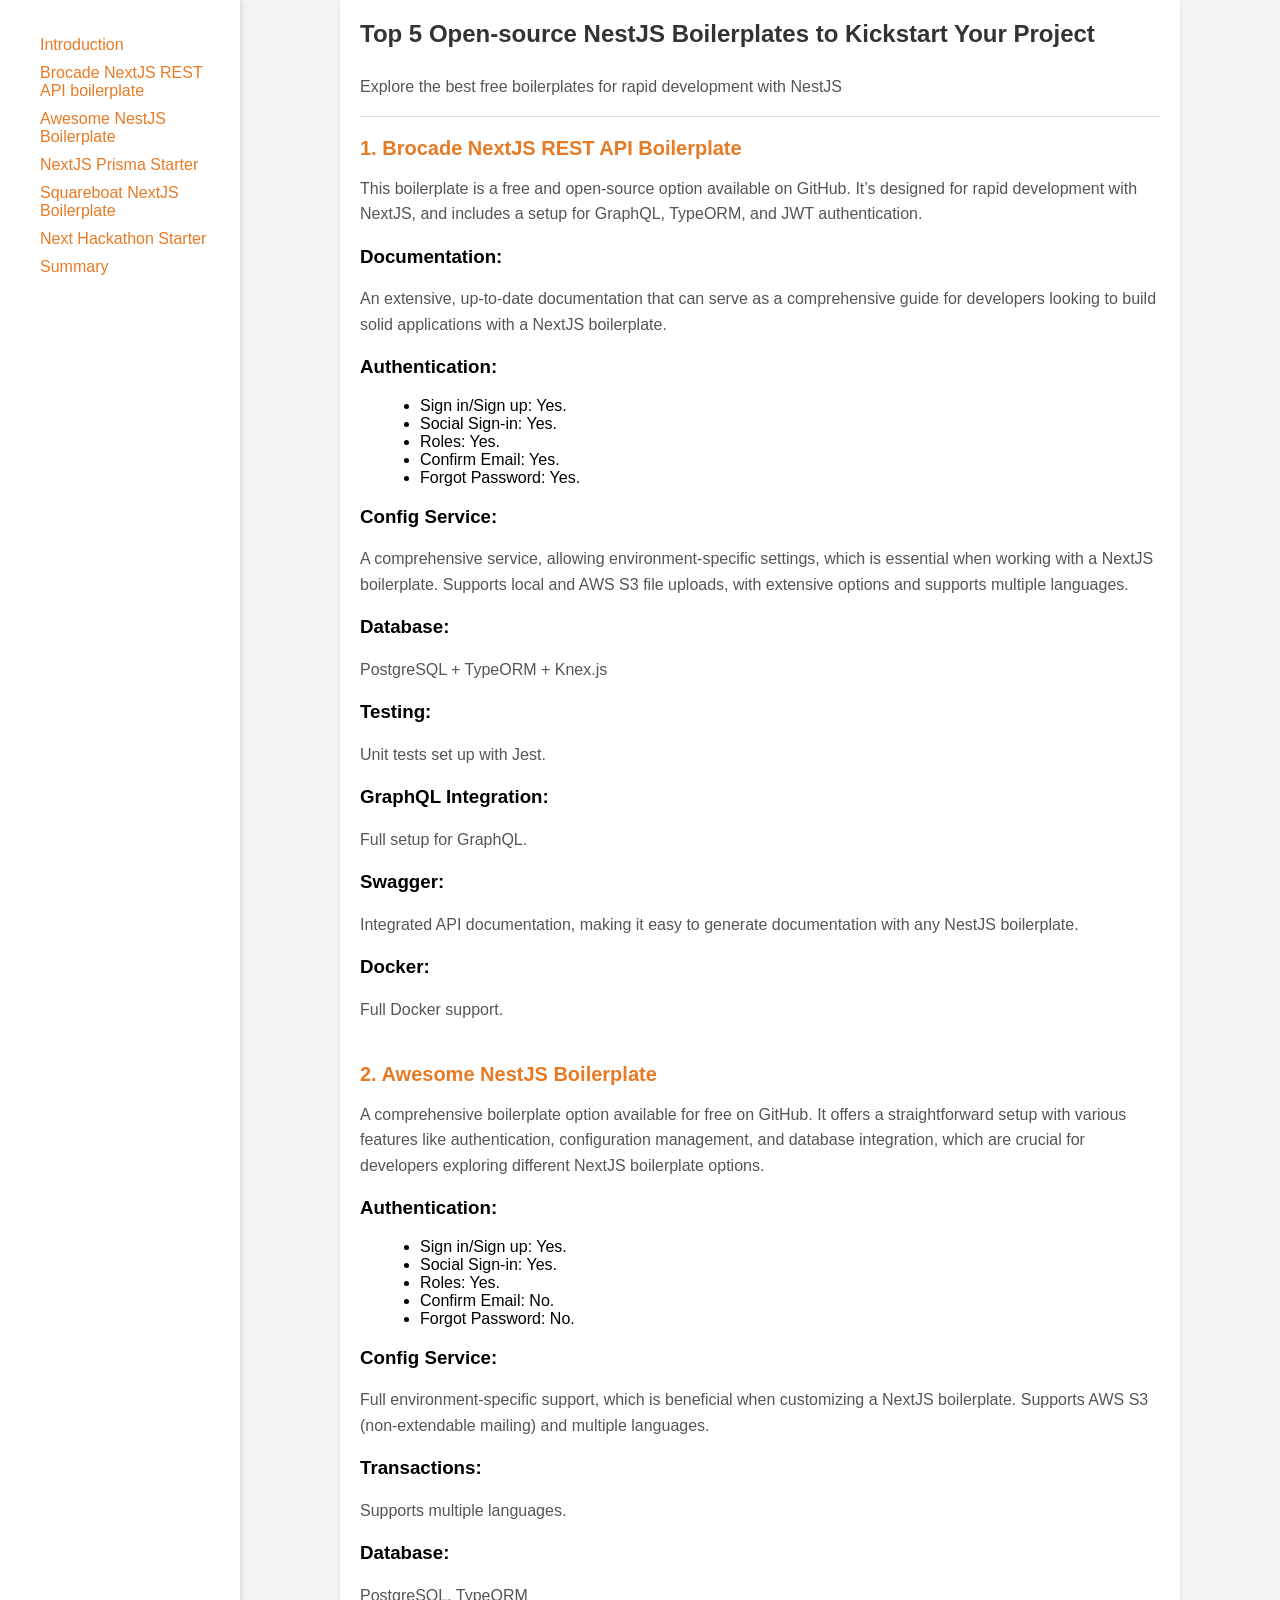
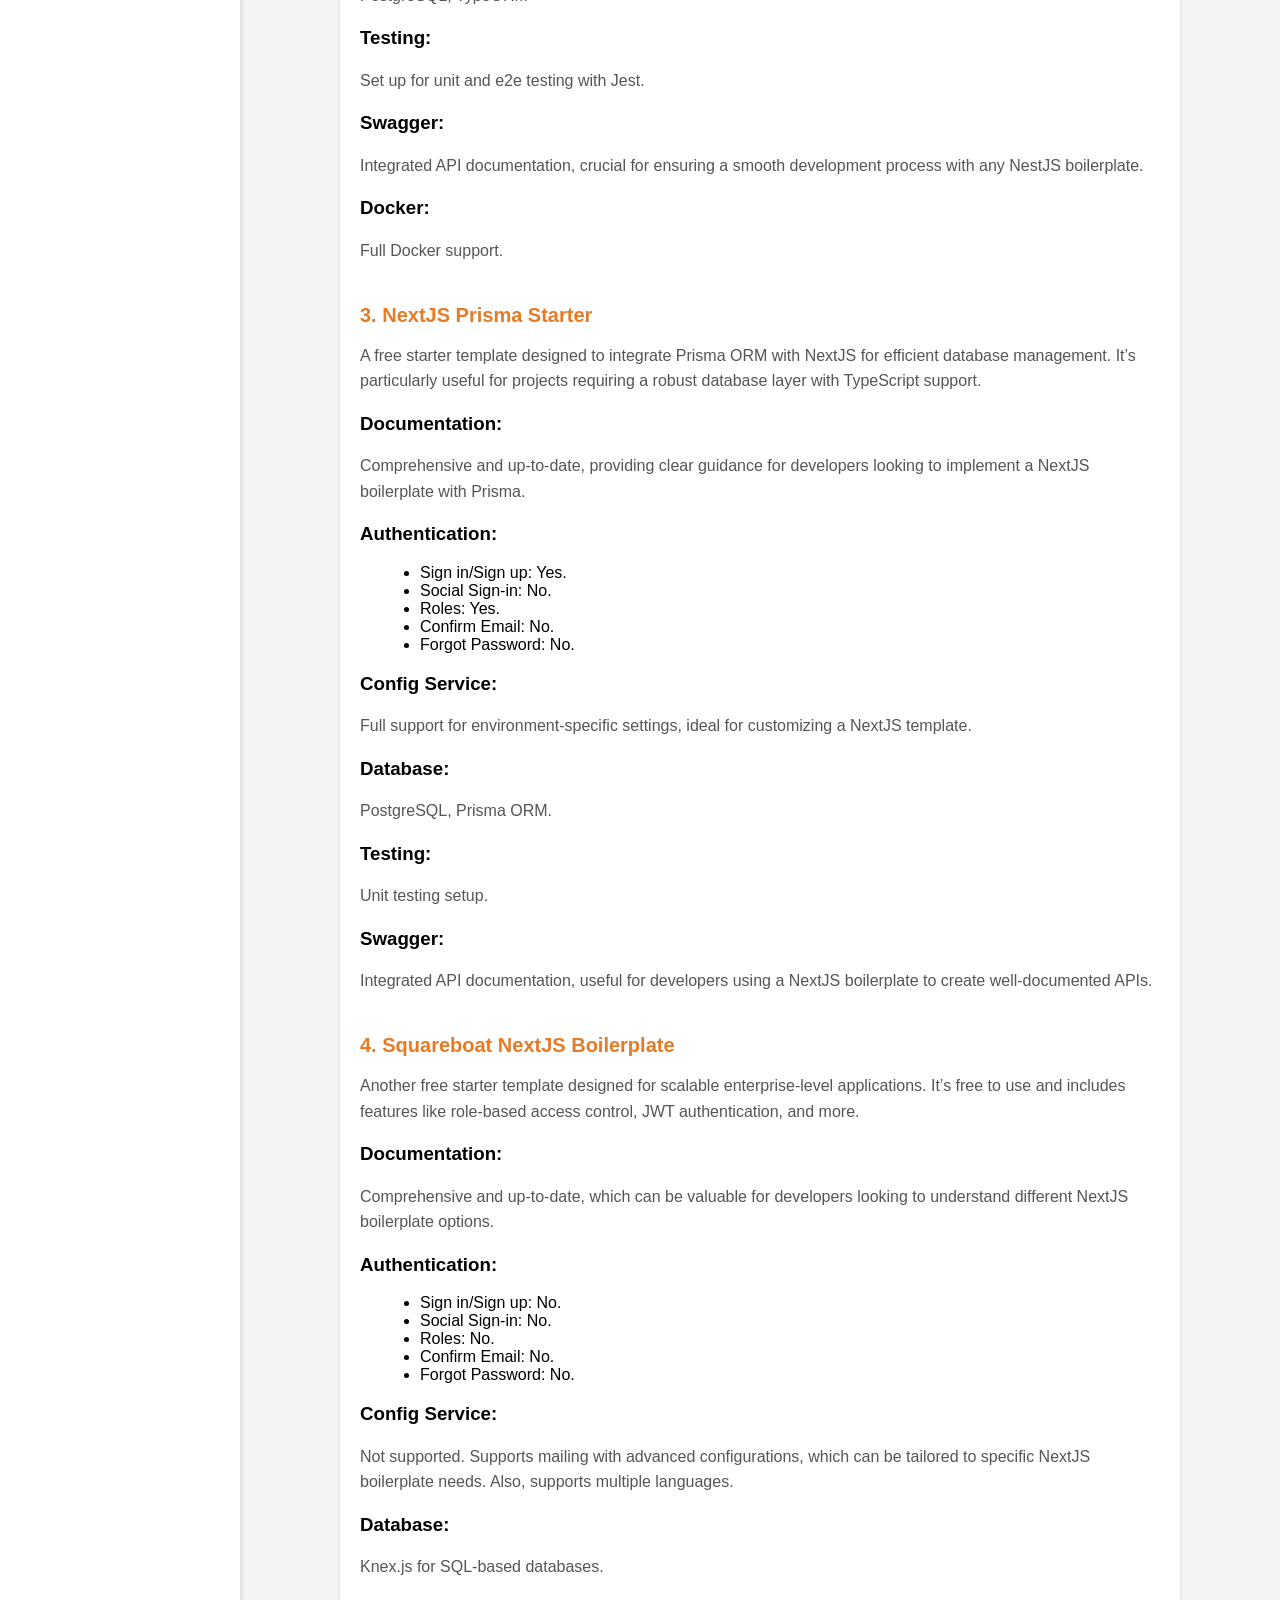
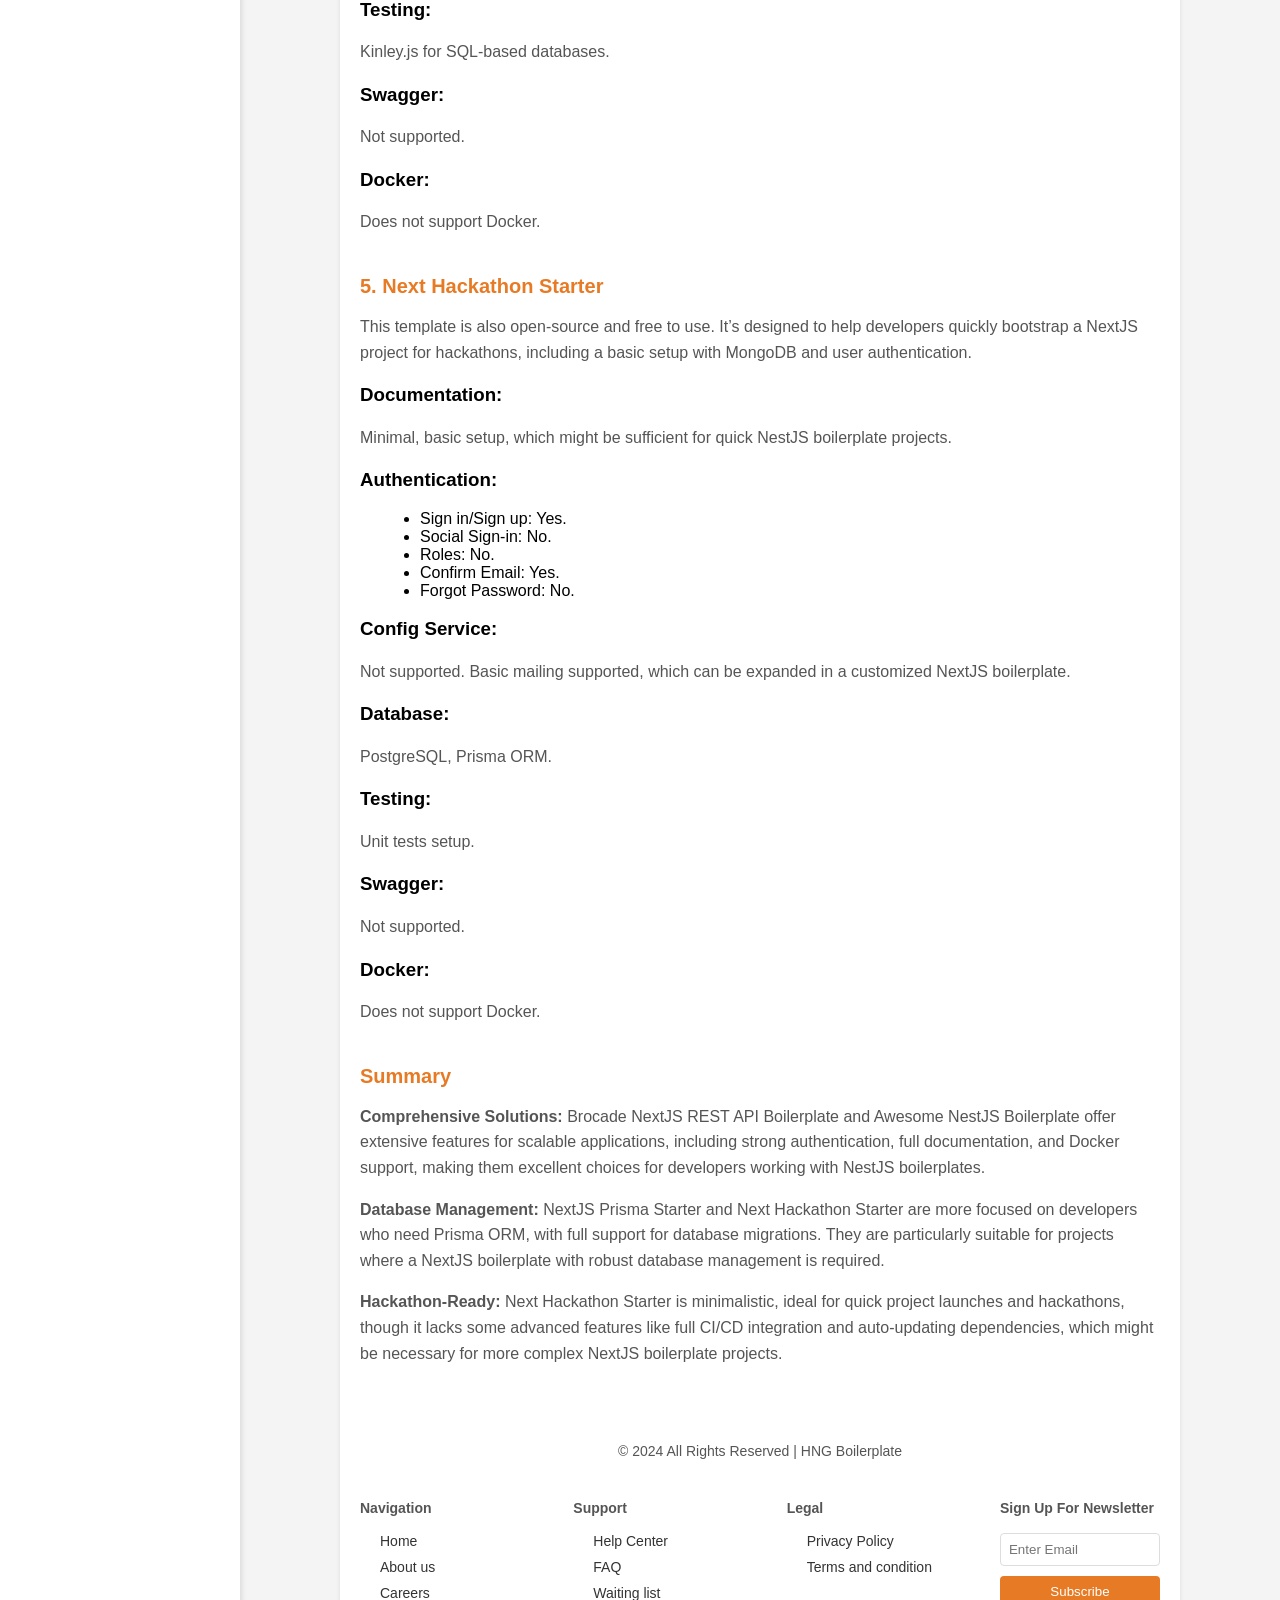
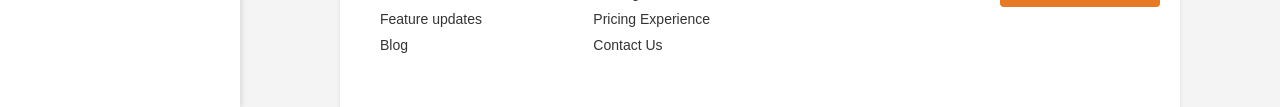
<file: top5.html>
<!DOCTYPE html>
<html lang="en">

<head>
    <meta charset="UTF-8">
    <meta name="viewport" content="width=device-width, initial-scale=1.0">
    <title>Top 5 Open-source NestJS Boilerplates</title>
    <link rel="stylesheet" href="styles.css">
</head>

<body>
    <aside class="sidebar">
        <ul>
            <li><a href="#">Introduction</a></li>
            <li><a href="#">Brocade NextJS REST API boilerplate</a></li>
            <li><a href="#">Awesome NestJS Boilerplate</a></li>
            <li><a href="#">NextJS Prisma Starter</a></li>
            <li><a href="#">Squareboat NextJS Boilerplate</a></li>
            <li><a href="#">Next Hackathon Starter</a></li>
            <li><a href="#">Summary</a></li>
        </ul>
    </aside>

    <main class="content">
        <header>
            <h1>Top 5 Open-source NestJS Boilerplates to Kickstart Your Project</h1>
            <p>Explore the best free boilerplates for rapid development with NestJS</p>
        </header>

        <section>
            <h2>1. Brocade NextJS REST API Boilerplate</h2>
            <p>This boilerplate is a free and open-source option available on GitHub. It’s designed for rapid development with NextJS, and includes a setup for GraphQL, TypeORM, and JWT authentication.</p>
            <h3>Documentation:</h3>
            <p>An extensive, up-to-date documentation that can serve as a comprehensive guide for developers looking to build solid applications with a NextJS boilerplate.</p>
            <h3>Authentication:</h3>
            <ul>
                <li>Sign in/Sign up: Yes.</li>
                <li>Social Sign-in: Yes.</li>
                <li>Roles: Yes.</li>
                <li>Confirm Email: Yes.</li>
                <li>Forgot Password: Yes.</li>
            </ul>
            <h3>Config Service:</h3>
            <p>A comprehensive service, allowing environment-specific settings, which is essential when working with a NextJS boilerplate. Supports local and AWS S3 file uploads, with extensive options and supports multiple languages.</p>
            <h3>Database:</h3>
            <p>PostgreSQL + TypeORM + Knex.js</p>
            <h3>Testing:</h3>
            <p>Unit tests set up with Jest.</p>
            <h3>GraphQL Integration:</h3>
            <p>Full setup for GraphQL.</p>
            <h3>Swagger:</h3>
            <p>Integrated API documentation, making it easy to generate documentation with any NestJS boilerplate.</p>
            <h3>Docker:</h3>
            <p>Full Docker support.</p>
        </section>

        <section>
            <h2>2. Awesome NestJS Boilerplate</h2>
            <p>A comprehensive boilerplate option available for free on GitHub. It offers a straightforward setup with various features like authentication, configuration management, and database integration, which are crucial for developers exploring different NextJS boilerplate options.</p>
            <h3>Authentication:</h3>
            <ul>
                <li>Sign in/Sign up: Yes.</li>
                <li>Social Sign-in: Yes.</li>
                <li>Roles: Yes.</li>
                <li>Confirm Email: No.</li>
                <li>Forgot Password: No.</li>
            </ul>
            <h3>Config Service:</h3>
            <p>Full environment-specific support, which is beneficial when customizing a NextJS boilerplate. Supports AWS S3 (non-extendable mailing) and multiple languages.</p>
            <h3>Transactions:</h3>
            <p>Supports multiple languages.</p>
            <h3>Database:</h3>
            <p>PostgreSQL, TypeORM</p>
            <h3>Testing:</h3>
            <p>Set up for unit and e2e testing with Jest.</p>
            <h3>Swagger:</h3>
            <p>Integrated API documentation, crucial for ensuring a smooth development process with any NestJS boilerplate.</p>
            <h3>Docker:</h3>
            <p>Full Docker support.</p>
        </section>

        <section>
            <h2>3. NextJS Prisma Starter</h2>
            <p>A free starter template designed to integrate Prisma ORM with NextJS for efficient database management. It’s particularly useful for projects requiring a robust database layer with TypeScript support.</p>
            <h3>Documentation:</h3>
            <p>Comprehensive and up-to-date, providing clear guidance for developers looking to implement a NextJS boilerplate with Prisma.</p>
            <h3>Authentication:</h3>
            <ul>
                <li>Sign in/Sign up: Yes.</li>
                <li>Social Sign-in: No.</li>
                <li>Roles: Yes.</li>
                <li>Confirm Email: No.</li>
                <li>Forgot Password: No.</li>
            </ul>
            <h3>Config Service:</h3>
            <p>Full support for environment-specific settings, ideal for customizing a NextJS template.</p>
            <h3>Database:</h3>
            <p>PostgreSQL, Prisma ORM.</p>
            <h3>Testing:</h3>
            <p>Unit testing setup.</p>
            <h3>Swagger:</h3>
            <p>Integrated API documentation, useful for developers using a NextJS boilerplate to create well-documented APIs.</p>
        </section>

        <section>
            <h2>4. Squareboat NextJS Boilerplate</h2>
            <p>Another free starter template designed for scalable enterprise-level applications. It’s free to use and includes features like role-based access control, JWT authentication, and more.</p>
            <h3>Documentation:</h3>
            <p>Comprehensive and up-to-date, which can be valuable for developers looking to understand different NextJS boilerplate options.</p>
            <h3>Authentication:</h3>
            <ul>
                <li>Sign in/Sign up: No.</li>
                <li>Social Sign-in: No.</li>
                <li>Roles: No.</li>
                <li>Confirm Email: No.</li>
                <li>Forgot Password: No.</li>
            </ul>
            <h3>Config Service:</h3>
            <p>Not supported. Supports mailing with advanced configurations, which can be tailored to specific NextJS boilerplate needs. Also, supports multiple languages.</p>
            <h3>Database:</h3>
            <p>Knex.js for SQL-based databases.</p>
            <h3>Testing:</h3>
            <p>Kinley.js for SQL-based databases.</p>
            <h3>Swagger:</h3>
            <p>Not supported.</p>
            <h3>Docker:</h3>
            <p>Does not support Docker.</p>
        </section>

        <section>
            <h2>5. Next Hackathon Starter</h2>
            <p>This template is also open-source and free to use. It’s designed to help developers quickly bootstrap a NextJS project for hackathons, including a basic setup with MongoDB and user authentication.</p>
            <h3>Documentation:</h3>
            <p>Minimal, basic setup, which might be sufficient for quick NestJS boilerplate projects.</p>
            <h3>Authentication:</h3>
            <ul>
                <li>Sign in/Sign up: Yes.</li>
                <li>Social Sign-in: No.</li>
                <li>Roles: No.</li>
                <li>Confirm Email: Yes.</li>
                <li>Forgot Password: No.</li>
            </ul>
            <h3>Config Service:</h3>
            <p>Not supported. Basic mailing supported, which can be expanded in a customized NextJS boilerplate.</p>
            <h3>Database:</h3>
            <p>PostgreSQL, Prisma ORM.</p>
            <h3>Testing:</h3>
            <p>Unit tests setup.</p>
            <h3>Swagger:</h3>
            <p>Not supported.</p>
            <h3>Docker:</h3>
            <p>Does not support Docker.</p>
        </section>

        <section>
            <h2>Summary</h2>
            <p><strong>Comprehensive Solutions:</strong> Brocade NextJS REST API Boilerplate and Awesome NestJS Boilerplate offer extensive features for scalable applications, including strong authentication, full documentation, and Docker support, making them excellent choices for developers working with NestJS boilerplates.</p>
            <p><strong>Database Management:</strong> NextJS Prisma Starter and Next Hackathon Starter are more focused on developers who need Prisma ORM, with full support for database migrations. They are particularly suitable for projects where a NextJS boilerplate with robust database management is required.</p>
            <p><strong>Hackathon-Ready:</strong> Next Hackathon Starter is minimalistic, ideal for quick project launches and hackathons, though it lacks some advanced features like full CI/CD integration and auto-updating dependencies, which might be necessary for more complex NextJS boilerplate projects.</p>
        </section>

        <footer>
            <p>&copy; 2024 All Rights Reserved | HNG Boilerplate</p>
            <div class="footer-links">
                <div class="footer-column">
                    <p><strong>Navigation</strong></p>
                    <ul>
                        <li><a href="#">Home</a></li>
                        <li><a href="#">About us</a></li>
                        <li><a href="#">Careers</a></li>
                        <li><a href="#">Feature updates</a></li>
                        <li><a href="#">Blog</a></li>
                    </ul>
                </div>
                <div class="footer-column">
                    <p><strong>Support</strong></p>
                    <ul>
                        <li><a href="#">Help Center</a></li>
                        <li><a href="#">FAQ</a></li>
                        <li><a href="#">Waiting list</a></li>
                        <li><a href="#">Pricing Experience</a></li>
                        <li><a href="#">Contact Us</a></li>
                    </ul>
                </div>
                <div class="footer-column">
                    <p><strong>Legal</strong></p>
                    <ul>
                        <li><a href="#">Privacy Policy</a></li>
                        <li><a href="#">Terms and condition</a></li>
                    </ul>
                </div>
                <div class="footer-column">
                    <p><strong>Sign Up For Newsletter</strong></p>
                    <form>
                        <input type="email" placeholder="Enter Email" required>
                        <button type="submit">Subscribe</button>
                    </form>
                </div>
            </div>
        </footer>
    </main>
</body>

</html>
</file>
<file: styles.css>
/* public/styles.css */
body {
    font-family: Arial, sans-serif;
    margin: 0;
    padding: 0;
    display: flex;
    background-color: #f4f4f4;
}

.sidebar {
    width: 200px;
    background-color: #fff;
    padding: 20px;
    box-shadow: 2px 0 5px rgba(0, 0, 0, 0.1);
}

.sidebar ul {
    list-style-type: none;
    padding: 0;
}

.sidebar ul li {
    margin-bottom: 10px;
}

.sidebar ul li a {
    text-decoration: none;
    color: #e77a24;
}

.content {
    flex-grow: 1;
    padding: 20px;
    max-width: 800px;
    margin: 0 auto;
    background-color: #fff;
    box-shadow: 0 2px 4px rgba(0, 0, 0, 0.1);
}

header {
    border-bottom: 1px solid #ddd;
    margin-bottom: 20px;
}

header h1 {
    font-size: 24px;
    margin: 0;
    padding-bottom: 10px;
    color: #333;
}

section {
    margin-bottom: 40px;
}

section h2 {
    font-size: 20px;
    margin-bottom: 10px;
    color: #e77a24;
}

p {
    color: #555;
    line-height: 1.6;
}

code {
    background-color: #eee;
    padding: 2px 4px;
    border-radius: 4px;
    display: inline-block;
}

pre {
    background-color: #f5f5f5;
    padding: 10px;
    border-radius: 5px;
    overflow-x: auto;
}

ul {
    list-style-type: disc;
    margin-left: 20px;
}

footer {
    text-align: center;
    padding: 20px 0;
    font-size: 14px;
    color: #777;
}

.footer-links {
    display: flex;
    justify-content: space-between;
    margin-top: 20px;
}

.footer-column {
    width: 20%;
    text-align: left;
}

.footer-column ul {
    list-style-type: none;
    padding: 0;
}

.footer-column ul li {
    margin-bottom: 10px;
}

.footer-column ul li a {
    text-decoration: none;
    color: #333;
}

.footer-column form {
    display: flex;
    flex-direction: column;
}

.footer-column input {
    padding: 8px;
    margin-bottom: 10px;
    border: 1px solid #ddd;
    border-radius: 4px;
}

.footer-column button {
    padding: 8px;
    border: none;
    background-color: #e77a24;
    color: white;
    border-radius: 4px;
    cursor: pointer;
}

.footer-column button:hover {
    background-color: #d66b21;
}
</file>
<file: prosandcons.css>
/* public/styles.css */
body {
    font-family: Arial, sans-serif;
    margin: 0;
    padding: 0;
    display: flex;
    background-color: #f4f4f4;
}

.sidebar {
    width: 200px;
    background-color: #fff;
    padding: 20px;
    box-shadow: 2px 0 5px rgba(0, 0, 0, 0.1);
    height: 100vh;
    position: fixed;
    overflow-y: auto;
}

.sidebar ul {
    list-style-type: none;
    padding: 0;
}

.sidebar ul li {
    margin-bottom: 10px;
}

.sidebar ul li a {
    text-decoration: none;
    color: #e77a24;
}

.content {
    margin-left: 220px;
    padding: 20px;
    max-width: 800px;
    margin-top: 20px;
    background-color: #fff;
    box-shadow: 0 2px 4px rgba(0, 0, 0, 0.1);
}

header {
    border-bottom: 1px solid #ddd;
    margin-bottom: 20px;
}

header h1 {
    font-size: 24px;
    margin: 0;
    padding-bottom: 10px;
    color: #333;
}

section {
    margin-bottom: 40px;
}

section h2 {
    font-size: 20px;
    margin-bottom: 10px;
    color: #e77a24;
}

section h3 {
    font-size: 18px;
    margin-bottom: 5px;
    color: #333;
}

p {
    color: #555;
    line-height: 1.6;
}

ul {
    list-style-type: disc;
    margin-left: 20px;
    color: #555;
}

footer {
    text-align: center;
    padding: 20px 0;
    font-size: 14px;
    color: #777;
    background-color: #f4f4f4;
}

.footer-links {
    display: flex;
    justify-content: space-between;
    margin-top: 20px;
    background-color: #fff;
    padding: 20px 0;
}

.footer-column {
    width: 20%;
    text-align: left;
}

.footer-column ul {
    list-style-type: none;
    padding: 0;
}

.footer-column ul li {
    margin-bottom: 10px;
}

.footer-column ul li a {
    text-decoration: none;
    color: #333;
}

.footer-column form {
    display: flex;
    flex-direction: column;
}

.footer-column input {
    padding: 8px;
    margin-bottom: 10px;
    border: 1px solid #ddd;
    border-radius: 4px;
}

.footer-column button {
    padding: 8px;
    border: none;
    background-color: #e77a24;
    color: white;
    border-radius: 4px;
    cursor: pointer;
}

.footer-column button:hover {
    background-color: #d66b21;
}
</file>
